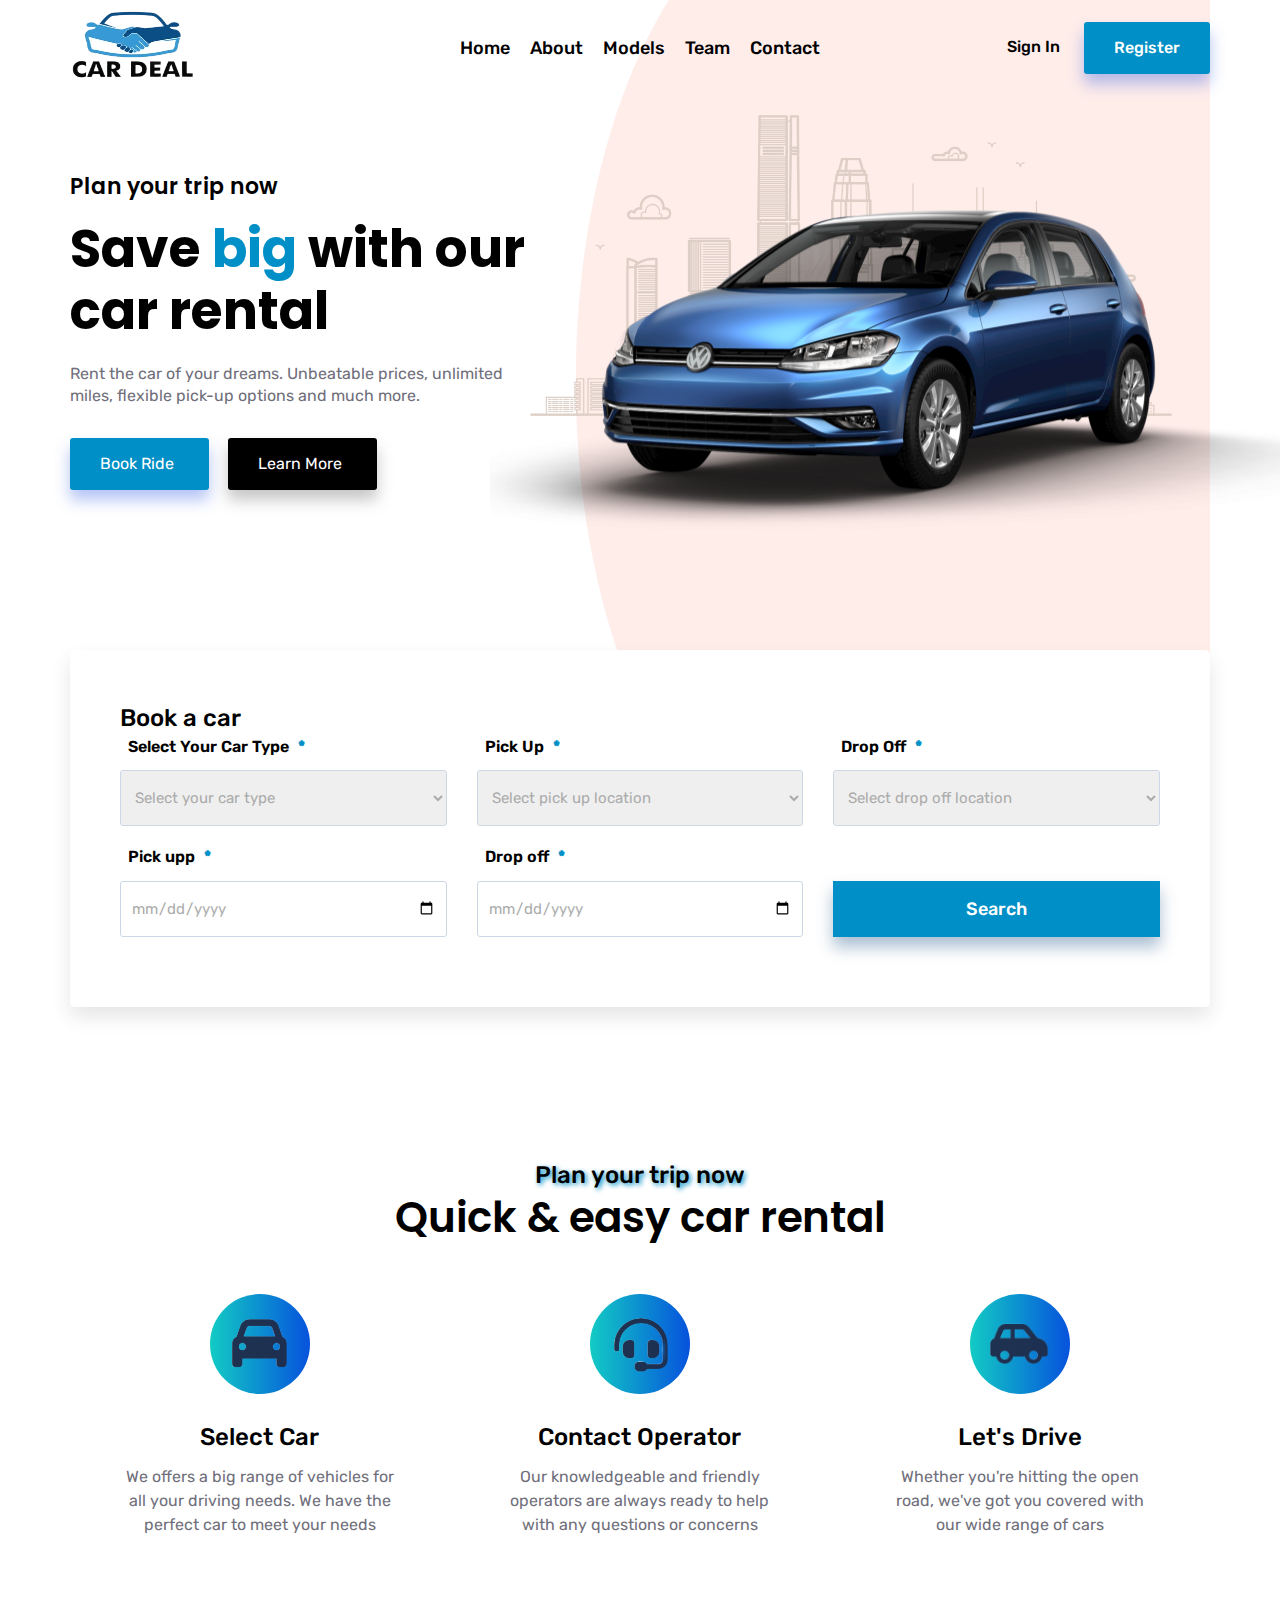
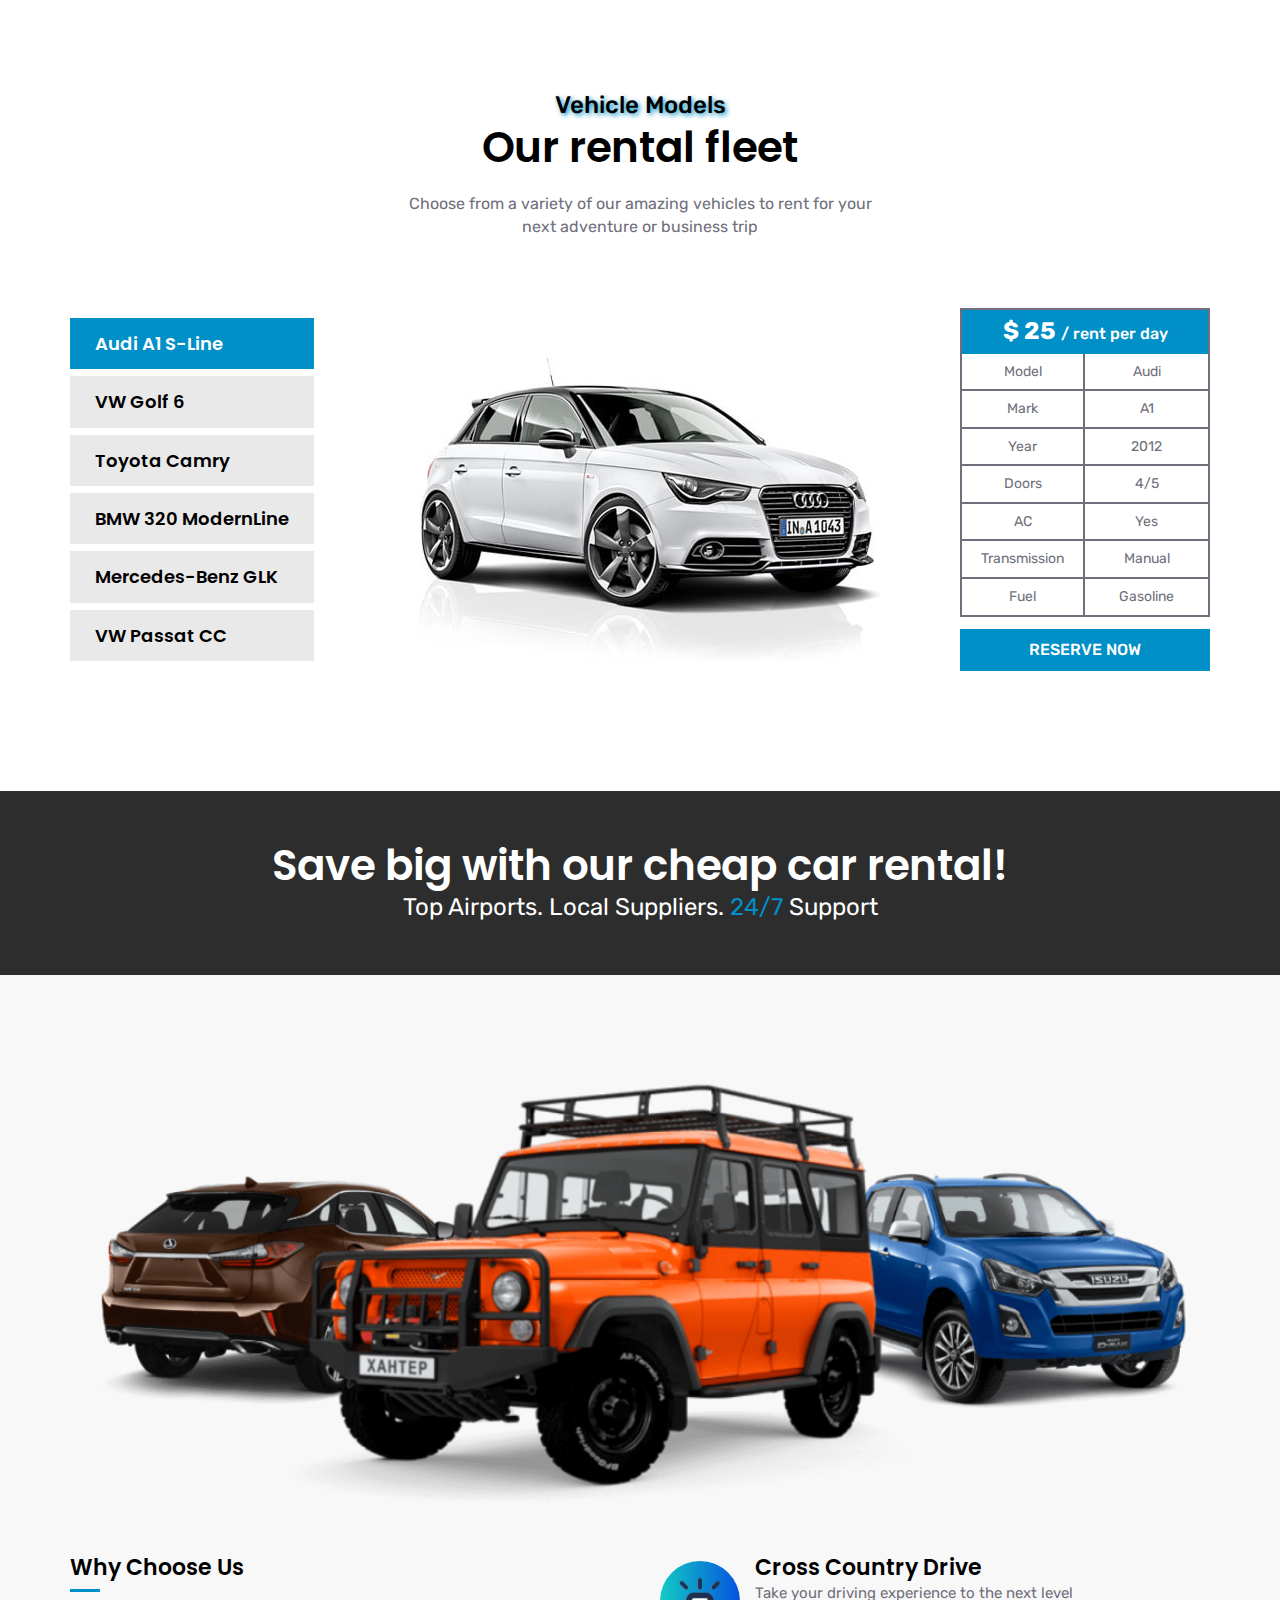
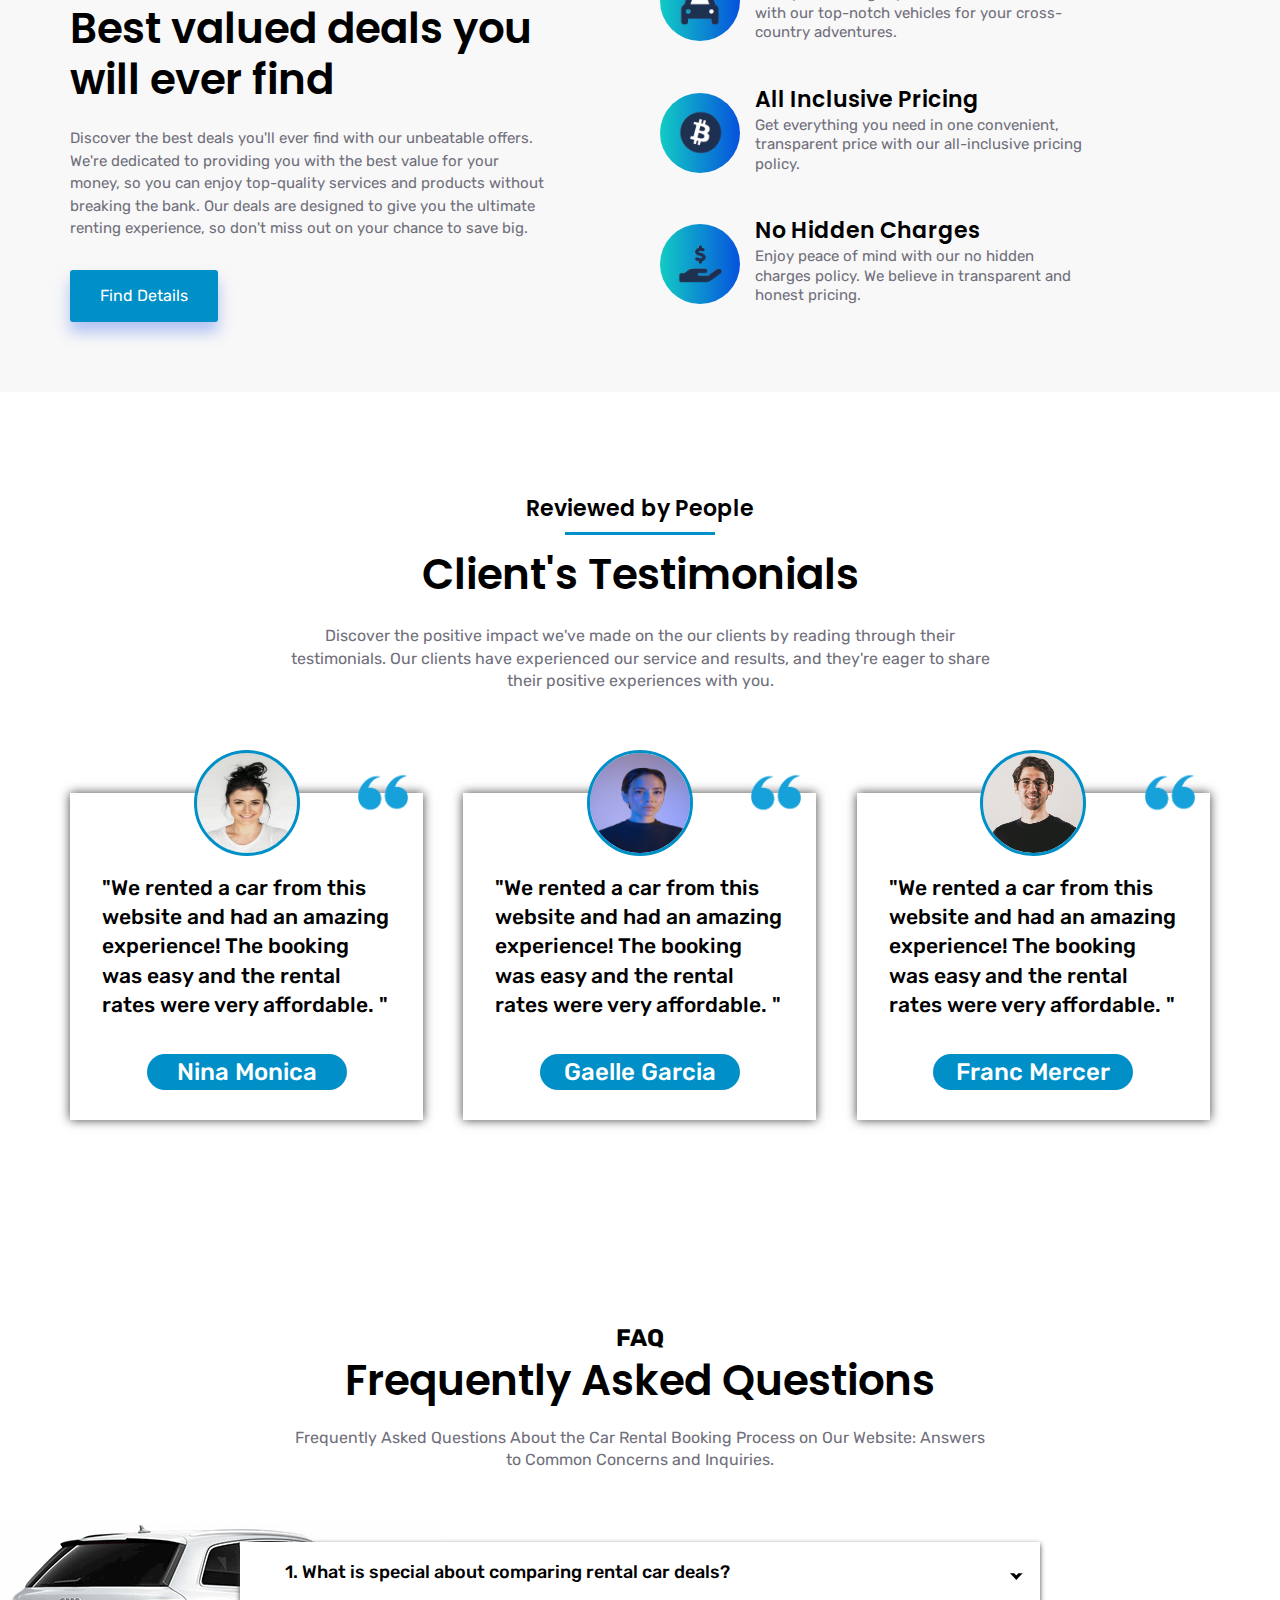
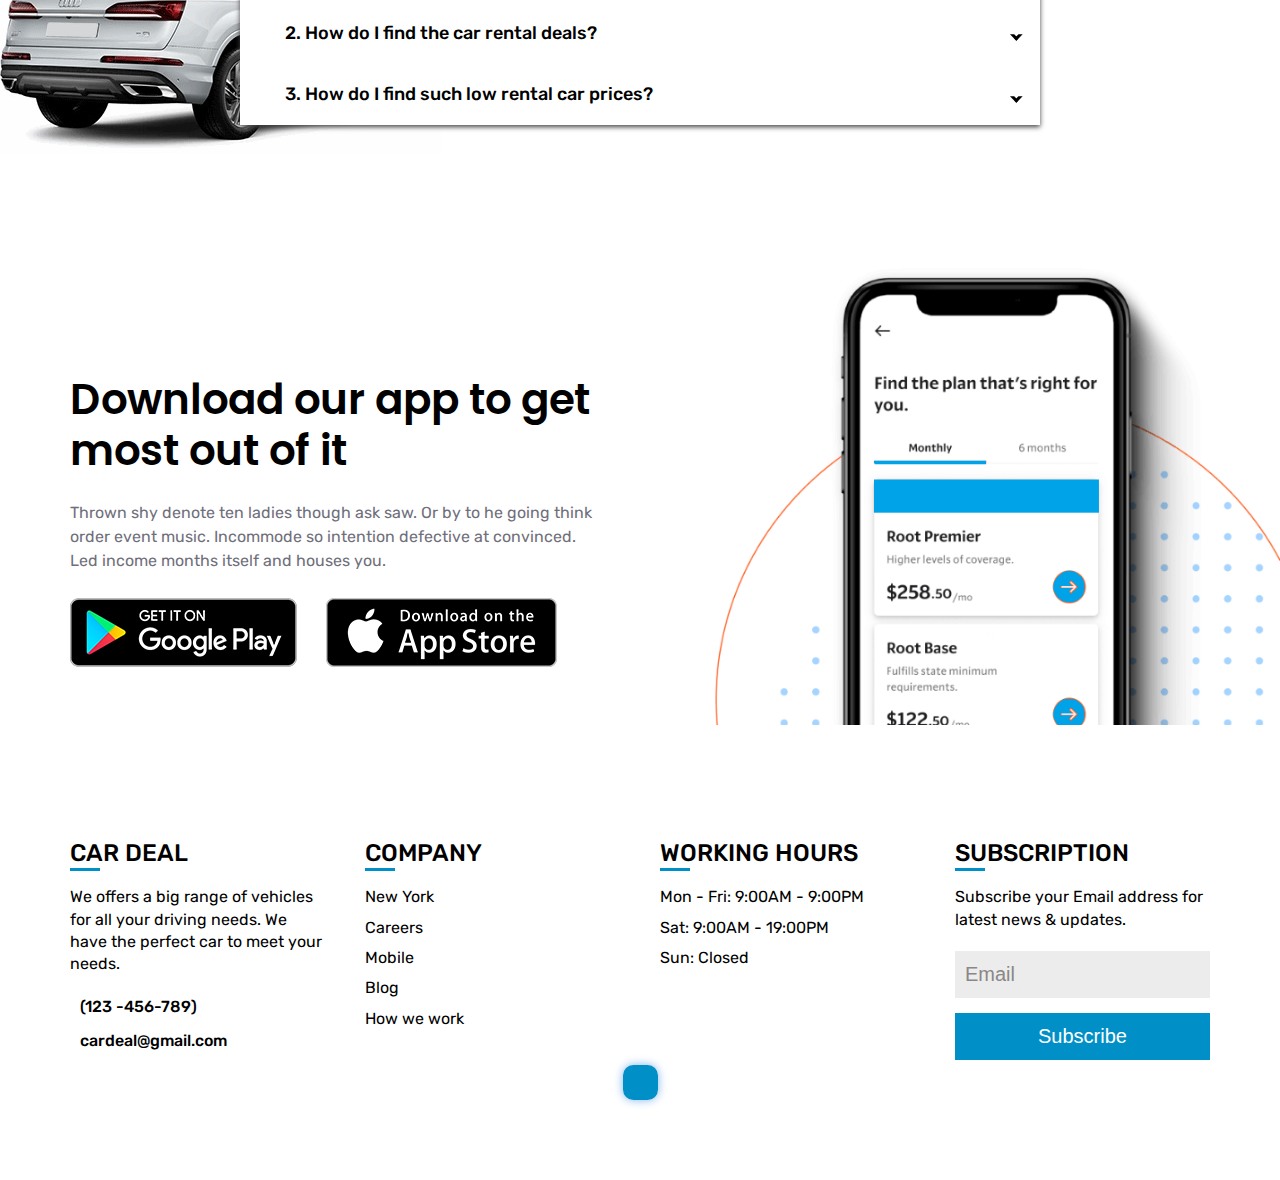
<file: index.html>
<!doctype html>
<html lang="en">
  <head>
    <meta charset="UTF-8" />
    <link rel="icon" type="image/svg+xml" href="/vite.svg" />
    <meta name="viewport" content="width=device-width, initial-scale=1.0" />
    <title>CarDeal</title>
    <link rel="preconnect" href="https://fonts.googleapis.com">
    <link rel="preconnect" href="https://fonts.gstatic.com" crossorigin>
    <link href="https://fonts.googleapis.com/css2?family=Rubik:ital,wght@0,300;0,400;0,500;0,600;0,700;0,800;1,300;1,400;1,500;1,600;1,700;1,800&display=swap" rel="stylesheet">
    <link rel="preconnect" href="https://fonts.googleapis.com">
    <link rel="preconnect" href="https://fonts.gstatic.com" crossorigin>
    <link href="https://fonts.googleapis.com/css2?family=Poppins:ital,wght@0,200;0,300;0,400;0,500;0,600;0,700;1,100;1,200;1,300;1,400;1,500;1,600;1,700&family=Rubik:ital,wght@0,300;0,400;0,500;0,600;0,700;0,800;1,300;1,400;1,500;1,600;1,700;1,800&display=swap" rel="stylesheet">
    <link rel="stylesheet" href="https://cdnjs.cloudflare.com/ajax/libs/font-awesome/6.5.1/css/all.min.css" integrity="sha512-DTOQO9RWCH3ppGqcWaEA1BIZOC6xxalwEsw9c2QQeAIftl+Vegovlnee1c9QX4TctnWMn13TZye+giMm8e2LwA==" crossorigin="anonymous" referrerpolicy="no-referrer" />
    <link rel="stylesheet" href="css/style.css">
  </head>
  <body>
	<div class="wrapper">

		<header class="header"></header>
		
		<div class="main">
 			<section class="hero">
				<div class="shell">
					<div class="hero__inner">
						<div class="hero__content">
							<h4>Plan your trip now</h4>

							<h1>Save <span>big</span> with our car rental</h1>

							<div class="hero__entry">
								<p>Rent the car of your dreams. Unbeatable prices, unlimited miles, flexible pick-up options and much more.</p>
							</div><!-- /.hero__entry -->

							<div class="hero__actions">
								<a href="#" class="btn btn--base">Book Ride
									<i class="fa-regular fa-circle-check"></i>
								</a>

								<a href="#" class="btn btn--black">
									Learn More 
									<i class="fa-solid fa-angle-right"></i>
								</a>
							</div><!-- /.hero__actions -->
						</div><!-- /.hero__content -->

						<figure class="hero__image-top">
							<img src="./public/images/vw.png" alt="">
						</figure>

						<figure class="hero__image">
							<img src="./public/images/hero2.png" alt="">
						</figure>
					</div><!-- /.hero__inner -->
				</div><!-- /.shell -->
		 	</section><!-- /.hero -->

			<section class="section-booking">
				<div class="shell">
					<div class="section__inner">
						<div class="form">
							<form action="">
								<header class="form__head">
									<h3>Book a car</h3>
								</header><!-- /.form__head -->

								<div class="form__body">
									<div class="form__row">
										<div class="form__cols">
											<div class="form__col">
												<div class="form__label">
													<i class="fa-solid fa-car-side"></i>

													Select Your Car Type 

													<b>*</b>
												</div><!-- /.form__label -->

												<div class="select">
													<select name="" id="" required>
														<option value="1">Select your car type</option>

														<option value="2">2</option>
													</select>
												</div><!-- /.select -->
											</div><!-- /.form__col -->

											<div class="form__col">
												<div class="form__label">
													<i class="fa-solid fa-location-dot"></i>

													Pick Up

													<b>*</b>
												</div><!-- /.form__label -->

												<div class="select ">
													<select name="" id="" required>
														<option value="1">Select pick up location</option>

														<option value="2">2</option>
													</select>
												</div><!-- /.select -->
											</div><!-- /.form__col -->

											<div class="form__col">
												<div class="form__label">
													<i class="fa-solid fa-location-dot"></i>

													Drop Off

													<b>*</b>
												</div><!-- /.form__label -->

												<div class="select ">
													<select name="" id="" required >
														<option value="1">Select drop off location</option>

														<option value="2">2</option>
													</select>
												</div><!-- /.select -->
											</div><!-- /.form__col -->
										</div><!-- /.form__cols -->
									</div><!-- /.form__row -->

									<div class="form__row">
										<div class="form__cols">
											<div class="form__col">
												<div class="form__label">
													<i class="fa-solid fa-calendar-days"></i>

													Pick upp

													<b>*</b>
												</div><!-- /.form__label -->

												<div class="form__controls">
													<input type="date" id="" name="" class="field" required>
												</div><!-- /.form__controls -->
											</div><!-- /.form__col -->

											<div class="form__col">
												<div class="form__label">
													<i class="fa-solid fa-calendar-days"></i>

													Drop off

													<b>*</b>
												</div><!-- /.form__label -->

												<div class="form__controls">
													<input type="date" id="" name="" class="field" required>
												</div><!-- /.form__controls -->
											</div><!-- /.form__col -->

											<div class="form__col">
												<div class="form__actions">
													<input type="submit" class="form__btn btn" value="Search">
												</div><!-- /.form__actions -->
											</div><!-- /.form__col -->
										</div><!-- /.form__cols -->
									</div><!-- /.form__row -->
								</div><!-- /.form__body -->
							</form>
						</div><!-- /.form -->
					</div><!-- /.section__inner -->
				</div><!-- /.shell -->
			</section><!-- /.section-booking -->

			<section class="section-plan">
				<div class="shell">
					<div class="section__inner">
						<div class="section__head">
							<h3>Plan your trip now</h3>

							<h2>Quick & easy car rental</h2>
						</div><!-- /.section__head -->

						<div class="features">
							<ul class="features__items">
								<li class="features__item">
									<div class="feature">
										<figure class="feature__image">
											<img src="./public/images/planning1.png" alt="">
										</figure><!-- /.feature__image -->

										<h3>Select Car</h3>

										<p>
											We offers a big range of vehicles for all your driving needs. We have the perfect car to meet your needs
										</p>
									</div><!-- /.feature -->
								</li><!-- /.features__item -->

								<li class="features__item">
									<div class="feature">
										<figure class="feature__image">
											<img src="./public/images/plannig2.png" alt="">
										</figure><!-- /.feature__image -->

										<h3>Contact Operator</h3>

										<p>
											Our knowledgeable and friendly operators are always ready to help with any questions or concerns
										</p>
									</div><!-- /.feature -->
								</li><!-- /.features__item -->

								<li class="features__item">
									<div class="feature">
										<figure class="feature__image">
											<img src="./public/images/planning3.png" alt="">
										</figure><!-- /.feature__image -->

										<h3>Let's Drive</h3>

										<p>
											Whether you're hitting the open road, we've got you covered with our wide range of cars
										</p>
									</div><!-- /.feature -->
								</li><!-- /.features__item -->
							</ul><!-- /.features__items -->
						</div><!-- /.features -->
					</div><!-- /.section__inner -->
				</div><!-- /.shell -->
			</section><!-- /.section-plan -->

			<section class="section-fleet">
				<div class="shell">
					<div class="section__inner">
						<div class="section__head">
							<h3>Vehicle Models</h3>

							<h2>Our rental fleet</h2>

							<div class="section__entry">
								<p>
									Choose from a variety of our amazing vehicles to rent for your next adventure or business trip
								</p>
							</div><!-- /.section__entry -->
						</div><!-- /.section__head -->

						<div class="section__body">
							<div class="tabs">
								<div class="tabs__head">
									<div class="tabs__nav">
										<ul>
											<li class="is-active">
												<a href="#tab1">Audi A1 S-Line</a>
											</li>

											<li>
												<a href="#tab2">VW Golf 6</a>
											</li>

											<li>
												<a href="#tab3">Toyota Camry</a>
											</li>

											<li>
												<a href="#tab4">BMW 320 ModernLine</a>
											</li>

											<li>
												<a href="#tab5">Mercedes-Benz GLK</a>
											</li>

											<li>
												<a href="#tab6">VW Passat CC</a>
											</li>
										</ul>
									</div><!-- /.tabs__nav -->
								</div><!-- /.tabs__head -->

								<div class="tabs__body">
									<div class="tab is-current" id="tab1">
										<figure>
											<img src="./public/images/audi.jpg" alt="">
										</figure>

										<div class="table-cars">
											<table width="100%" border="0" cellpadding="0" cellspacing="0">

												<colgroup>
														<col class="table__col--size1">
														
														<col class="table__col--size1">
														
														<col class="table__col--size1">
														
														<col class="table__col--size1">
														
														<col class="table__col--size1">

														<col class="table__col--size1">

														<col class="table__col--size1">
													</colgroup>

												<thead>
													<tr>
														<th  colspan="2"><span>$ 25 </span>/ rent per day</th>	
													</tr>
												</thead>

												<tbody>
													<tr>
														<td>Model</td>
														<td>Audi</td>
													</tr>

													<tr>
														<td>Mark</td>
														<td>A1</td>
													</tr>

													<tr>
														<td>Year</td>
														<td>2012</td>
													</tr>

													<tr>
														<td>Doors</td>
														<td>4/5</td>
													</tr>

													<tr>
														<td>AC</td>
														<td>Yes</td>
													</tr>

													<tr>
														<td>Transmission</td>
														<td>Manual</td>
													</tr>

													<tr>
														<td>Fuel</td>
														<td>Gasoline</td>
													</tr>
												</tbody>
											</table>

											<a href="#" class="btn btn--table">reserve now</a>
										</div><!-- /.table -->
									</div><!-- /.tab -->

									<div class="tab" id="tab2">
										<figure>
											<img src="./public/images/golf.jpg" alt="">
										</figure>

										<div class="table-cars">
											<table width="100%" border="0" cellpadding="0" cellspacing="0">

												<colgroup>
														<col class="table__col--size1">
														
														<col class="table__col--size1">
														
														<col class="table__col--size1">
														
														<col class="table__col--size1">
														
														<col class="table__col--size1">

														<col class="table__col--size1">

														<col class="table__col--size1">
													</colgroup>

												<thead>
													<tr>
														<th  colspan="2"><span>$ 25 </span>/ rent per day</th>	
													</tr>
												</thead>

												<tbody>
													<tr>
														<td>Model</td>
														<td>Golf 6</td>
													</tr>

													<tr>
														<td>Mark</td>
														<td>Volkswagen</td>
													</tr>

													<tr>
														<td>Year</td>
														<td>2008</td>
													</tr>

													<tr>
														<td>Doors</td>
														<td>4/5</td>
													</tr>

													<tr>
														<td>AC</td>
														<td>Yes</td>
													</tr>

													<tr>
														<td>Transmission</td>
														<td>Manual</td>
													</tr>

													<tr>
														<td>Fuel</td>
														<td>Diesel</td>
													</tr>
												</tbody>
											</table>

											<a href="#" class="btn btn--table">reserve now</a>
										</div><!-- /.table -->
									</div><!-- /.tab -->

									<div class="tab" id="tab3">
										<figure>
											<img src="./public/images/toyota.jpg" alt="">
										</figure>

										<div class="table-cars">
											<table width="100%" border="0" cellpadding="0" cellspacing="0">

												<colgroup>
														<col class="table__col--size1">
														
														<col class="table__col--size1">
														
														<col class="table__col--size1">
														
														<col class="table__col--size1">
														
														<col class="table__col--size1">

														<col class="table__col--size1">

														<col class="table__col--size1">
													</colgroup>

												<thead>
													<tr>
														<th  colspan="2"><span>$ 25 </span>/ rent per day</th>	
													</tr>
												</thead>

												<tbody>
													<tr>
														<td>Model</td>
														<td>Camry</td>
													</tr>

													<tr>
														<td>Mark</td>
														<td>Toyota</td>
													</tr>

													<tr>
														<td>Year</td>
														<td>2006</td>
													</tr>

													<tr>
														<td>Doors</td>
														<td>4/5</td>
													</tr>

													<tr>
														<td>AC</td>
														<td>Yes</td>
													</tr>

													<tr>
														<td>Transmission</td>
														<td>Automatic</td>
													</tr>

													<tr>
														<td>Fuel</td>
														<td>Hybrid</td>
													</tr>
												</tbody>
											</table>

											<a href="#" class="btn btn--table">reserve now</a>
										</div><!-- /.table -->
									</div><!-- /.tab -->

									<div class="tab" id="tab4">
										<figure>
											<img src="./public/images/bmw.jpg" alt="">
										</figure>

										<div class="table-cars">
											<table width="100%" border="0" cellpadding="0" cellspacing="0">

												<colgroup>
														<col class="table__col--size1">
														
														<col class="table__col--size1">
														
														<col class="table__col--size1">
														
														<col class="table__col--size1">
														
														<col class="table__col--size1">

														<col class="table__col--size1">

														<col class="table__col--size1">
													</colgroup>

												<thead>
													<tr>
														<th  colspan="2"><span>$ 25 </span>/ rent per day</th>	
													</tr>
												</thead>

												<tbody>
													<tr>
														<td>Model</td>
														<td>320</td>
													</tr>

													<tr>
														<td>Mark</td>
														<td>Bmw</td>
													</tr>

													<tr>
														<td>Year</td>
														<td>212</td>
													</tr>

													<tr>
														<td>Doors</td>
														<td>4/5</td>
													</tr>

													<tr>
														<td>AC</td>
														<td>Yes</td>
													</tr>

													<tr>
														<td>Transmission</td>
														<td>Manual</td>
													</tr>

													<tr>
														<td>Fuel</td>
														<td>Diesel</td>
													</tr>
												</tbody>
											</table>

											<a href="#" class="btn btn--table">reserve now</a>
										</div><!-- /.table -->
									</div><!-- /.tab -->

									<div class="tab" id="tab5">
										<figure>
											<img src="./public/images/mercedes.jpg" alt="">
										</figure>

										<div class="table-cars">
											<table width="100%" border="0" cellpadding="0" cellspacing="0">

												<colgroup>
														<col class="table__col--size1">
														
														<col class="table__col--size1">
														
														<col class="table__col--size1">
														
														<col class="table__col--size1">
														
														<col class="table__col--size1">

														<col class="table__col--size1">

														<col class="table__col--size1">
													</colgroup>

												<thead>
													<tr>
														<th  colspan="2"><span>$ 25 </span>/ rent per day</th>	
													</tr>
												</thead>

												<tbody>
													<tr>
														<td>Model</td>
														<td>Benz GLK</td>
													</tr>

													<tr>
														<td>Mark</td>
														<td>Mercedes</td>
													</tr>

													<tr>
														<td>Year</td>
														<td>2006</td>
													</tr>

													<tr>
														<td>Doors</td>
														<td>4/5</td>
													</tr>

													<tr>
														<td>AC</td>
														<td>Yes</td>
													</tr>

													<tr>
														<td>Transmission</td>
														<td>Manual</td>
													</tr>

													<tr>
														<td>Fuel</td>
														<td>Diesel</td>
													</tr>
												</tbody>
											</table>

											<a href="#" class="btn btn--table">reserve now</a>
										</div><!-- /.table -->
									</div><!-- /.tab -->

									<div class="tab" id="tab6">
										<figure>
											<img src="./public/images/toyota.jpg" alt="">
										</figure>

										<div class="table-cars">
											<table width="100%" border="0" cellpadding="0" cellspacing="0">

												<colgroup>
														<col class="table__col--size1">
														
														<col class="table__col--size1">
														
														<col class="table__col--size1">
														
														<col class="table__col--size1">
														
														<col class="table__col--size1">

														<col class="table__col--size1">

														<col class="table__col--size1">
													</colgroup>

												<thead>
													<tr>
														<th  colspan="2"><span>$ 25 </span>/ rent per day</th>	
													</tr>
												</thead>

												<tbody>
													<tr>
														<td>Model</td>
														<td>Passat CC</td>
													</tr>

													<tr>
														<td>Mark</td>
														<td>Volkswagen</td>
													</tr>

													<tr>
														<td>Year</td>
														<td>2008</td>
													</tr>

													<tr>
														<td>Doors</td>
														<td>4/5</td>
													</tr>

													<tr>
														<td>AC</td>
														<td>Yes</td>
													</tr>

													<tr>
														<td>Transmission</td>
														<td>Automatic</td>
													</tr>

													<tr>
														<td>Fuel</td>
														<td>Gasoline</td>
													</tr>
												</tbody>
											</table>

											<a href="#" class="btn btn--table">reserve now</a>
										</div><!-- /.table -->
									</div><!-- /.tab -->
								</div><!-- /.tabs__body -->
							</div><!-- /.tabs -->
						</div><!-- /.section__body -->
					</div><!-- /.section__inner -->
				</div><!-- /.shell -->
			</section><!-- /.section-fleet -->

			<div class="callout">
				<div class="shell">
					<div class="callout__content">
						<h2>Save big with our cheap car rental!</h2>

						<p>Top Airports. Local Suppliers. <span>24/7</span> Support</p>
					</div><!-- /.callout__content -->
				</div><!-- /.shell -->
			</div><!-- /.callout -->

			<div class="section-grey">
				<div class="shell">
					<div class="section__inner">
						<figure class="section__image">
							<img src="./public/images/cars3.png" alt="">
						</figure>

						<div class="section__body">
							<div class="grid grid--lg-gutter">
								<div class="grid__col grid__col--1of2 grid__col--full">
									<div class="section__content">
										<h4>Why Choose Us</h4>

										<h2>Best valued deals you will ever find</h2>

										<div class="section__entry">
											<p>
												Discover the best deals you'll ever find with our unbeatable offers. We're dedicated to providing you with the best value for your money, so you can enjoy top-quality services and products without breaking the bank. Our deals are designed to give you the ultimate renting experience, so don't miss out on your chance to save big.
											</p>
										</div><!-- /.grid__entry -->

										<a href="#" class="btn btn--base">Find Details </a>
									</div><!-- /.section__content -->
								</div><!-- /.grid__col -->

								<div class="grid__col grid__col--1of2 grid__col--full">
									<div class="section__aside">
										<ul class="list-offers">
											<li>
												<figure>
													<img src="./public/images/car1.png" alt="">
												</figure>

												<div class="list__content">
													<h4>Cross Country Drive</h4>

													<p>
														Take your driving experience to the next level with our top-notch vehicles for your cross-country adventures.
													</p>
												</div><!-- /.list__content -->
											</li>

											<li>
												<figure>
													<img src="./public/images/coin.png" alt="">
												</figure>

												<div class="list__content">
													<h4>All Inclusive Pricing</h4>

													<p>
														Get everything you need in one convenient, transparent price with our all-inclusive pricing policy.
													</p>
												</div><!-- /.list__content -->
											</li>

											<li>
												<figure>
													<img src="./public/images/hand.png" alt="">
												</figure>

												<div class="list__content">
													<h4>No Hidden Charges</h4>

													<p>
														Enjoy peace of mind with our no hidden charges policy. We believe in transparent and honest pricing.
													</p>
												</div><!-- /.list__content -->
											</li>
										</ul><!-- /.list-offers -->
									</div><!-- /.section__aside -->
								</div><!-- /.grid__col -->
							</div><!-- /.grid -->
						</div><!-- /.section__body -->
					</div><!-- /.section__inner -->
				</div><!-- /.shell-->
			</div><!-- /.section-grey -->

			<div class="section-testimonials">
				<div class="shell">
					<div class="section__inner">
						<div class="section__head">
							<h4>Reviewed by People</h4>

							<h2>Client's Testimonials</h2>

							<div class="section__entry">
								<p>
									Discover the positive impact we've made on the our clients by reading through their testimonials. Our clients have experienced our service and results, and they're eager to share their positive experiences with you.
								</p>
							</div><!-- /.section__entry -->
						</div><!-- /.section__head -->
						
						<div class="grid grid--lg-gutter">
							<div class="grid__col grid__col--1of3 grid__col--full">
								<div class="card">
									<figure class="card__image">
										<img src="./public/images/user1.jpg" alt="">
									</figure>

									<figure class="card__image-quote">
										<img src="./public/images/quotes.png" alt="">
									</figure>

									<div class="card__entry">
										<p>
											"We rented a car from this website and had an amazing experience! The booking was easy and the rental rates were very affordable. "
										</p>
									</div><!-- /.card__entry -->

									<div class="card__foot">
										<h3>Nina Monica</h3>
									</div><!-- /.card__foot -->
								</div><!-- /.card -->
							</div><!-- /.grid__col -->

							<div class="grid__col grid__col--1of3 grid__col--full">
								<div class="card">
									<figure class="card__image">
										<img src="./public/images/user2.jpg" alt="">
									</figure>

									<figure class="card__image-quote">
										<img src="./public/images/quotes.png" alt="">
									</figure>

									<div class="card__entry">
										<p>
											"We rented a car from this website and had an amazing experience! The booking was easy and the rental rates were very affordable. "
										</p>
									</div><!-- /.card__entry -->

									<div class="card__foot">
										<h3>Gaelle Garcia</h3>
									</div><!-- /.card__foot -->
								</div><!-- /.card -->
							</div><!-- /.grid__col -->

							<div class="grid__col grid__col--1of3 grid__col--full">
								<div class="card">
									<figure class="card__image">
										<img src="./public/images/user3.jpg" alt="">
									</figure>

									<figure class="card__image-quote">
										<img src="./public/images/quotes.png" alt="">
									</figure>

									<div class="card__entry">
										<p>
											"We rented a car from this website and had an amazing experience! The booking was easy and the rental rates were very affordable. "
										</p>
									</div><!-- /.card__entry -->

									<div class="card__foot">
										<h3>Franc Mercer</h3>
									</div><!-- /.card__foot -->
								</div><!-- /.card -->
							</div><!-- /.grid__col -->
						</div><!-- /.grid -->
					</div><!-- /.section__inner -->
				</div><!-- /.shell -->
			</div><!-- /.section-testimonials -->

			<div class="section-faq">
				<figure class="section__image">
					<img src="./public/images/audiq7.jpg" alt="">
				</figure>

				<div class="section__inner">
					<div class="shell">
						<div class="section__content">
							<div class="section__head">
								<h3>faq</h3>

								<h2>Frequently Asked Questions</h2>
								
								<div class="section__entry">
									<p>
										Frequently Asked Questions About the Car Rental Booking Process on Our Website: Answers to Common Concerns and Inquiries.
									</p>
								</div><!-- /.section__entry -->
							</div><!-- /.section__head -->

							<div class="accordion">
								<div class="accordion__section">
									<div class="accordion__head">
										<p>1. What is special about comparing rental car deals?</p>
									</div>

									<div class="accordion__body">
										<p>
											Comparing rental car deals is important as it helps find the best deal that fits your budget and requirements, ensuring you get the most value for your money. By comparing various options, you can find deals that offer lower prices, additional services, or better car models. You can find car rental deals by researching online and comparing prices from different rental companies.
										</p>
									</div><!-- /.accordion__body -->
								</div><!-- /.accordion__section -->

								<div class="accordion__section">
									<div class="accordion__head">
										<p>2. How do I find the car rental deals?</p>
									</div>

									<div class="accordion__body">
										<p>
											You can find car rental deals by researching online and comparing prices from different rental companies. Websites such as Expedia, Kayak, and Travelocity allow you to compare prices and view available rental options. It is also recommended to sign up for email newsletters and follow rental car companies on social media to be informed of any special deals or promotions.
										</p>
									</div><!-- /.accordion__body -->
								</div><!-- /.accordion__section -->

								<div class="accordion__section">
									<div class="accordion__head">
										<p>3. How do I find such low rental car prices?</p>
									</div>

									<div class="accordion__body">
										<p>
											Book in advance: Booking your rental car ahead of time can often result in lower prices. Compare prices from multiple companies: Use websites like Kayak, Expedia, or Travelocity to compare prices from multiple rental car companies. Look for discount codes and coupons: Search for discount codes and coupons that you can use to lower the rental price. Renting from an off-airport location can sometimes result in lower prices.
										</p>
									</div><!-- /.accordion__body -->
								</div><!-- /.accordion__section -->
							</div><!-- /.accordion -->
						</div><!-- /.section__content -->
					</div><!-- /.shell -->
				</div><!-- /.section__inner -->
			</div><!-- /.section-faq -->

			<div class="section-app">
				<figure class="section__image">
					<img src="./public/images/phone-bg.png" alt="">
				</figure>

				<div class="section__inner">
					<div class="shell">
						<div class="section__content">
							<h2>Download our app to get most out of it</h2>

							<div class="section__entry">
								<p>
									Thrown shy denote ten ladies though ask saw. Or by to he going think order event music. Incommode so intention defective at convinced. Led income months itself and houses you.
								</p>
							</div><!-- /.section__entry -->

							<div class="section__buttons">
								<a href="#">
									<img src="./public/images/google.svg" alt="">
								</a>

								<a href="#">
									<img src="./public/images/apple.svg" alt="">
								</a>
							</div><!-- /.section__buttons -->
						</div><!-- /.section__content -->
					</div><!-- /.shell -->
				</div><!-- /.section__inner -->
			</div><!-- /.section-app -->
		</div><!-- /.main -->

		<footer class="footer">
</footer><!-- /.footer -->

	</div><!-- /.wrapper -->
   
    <script type="module" src="./js/main.js"></script>
  </body>
</html>
</file>
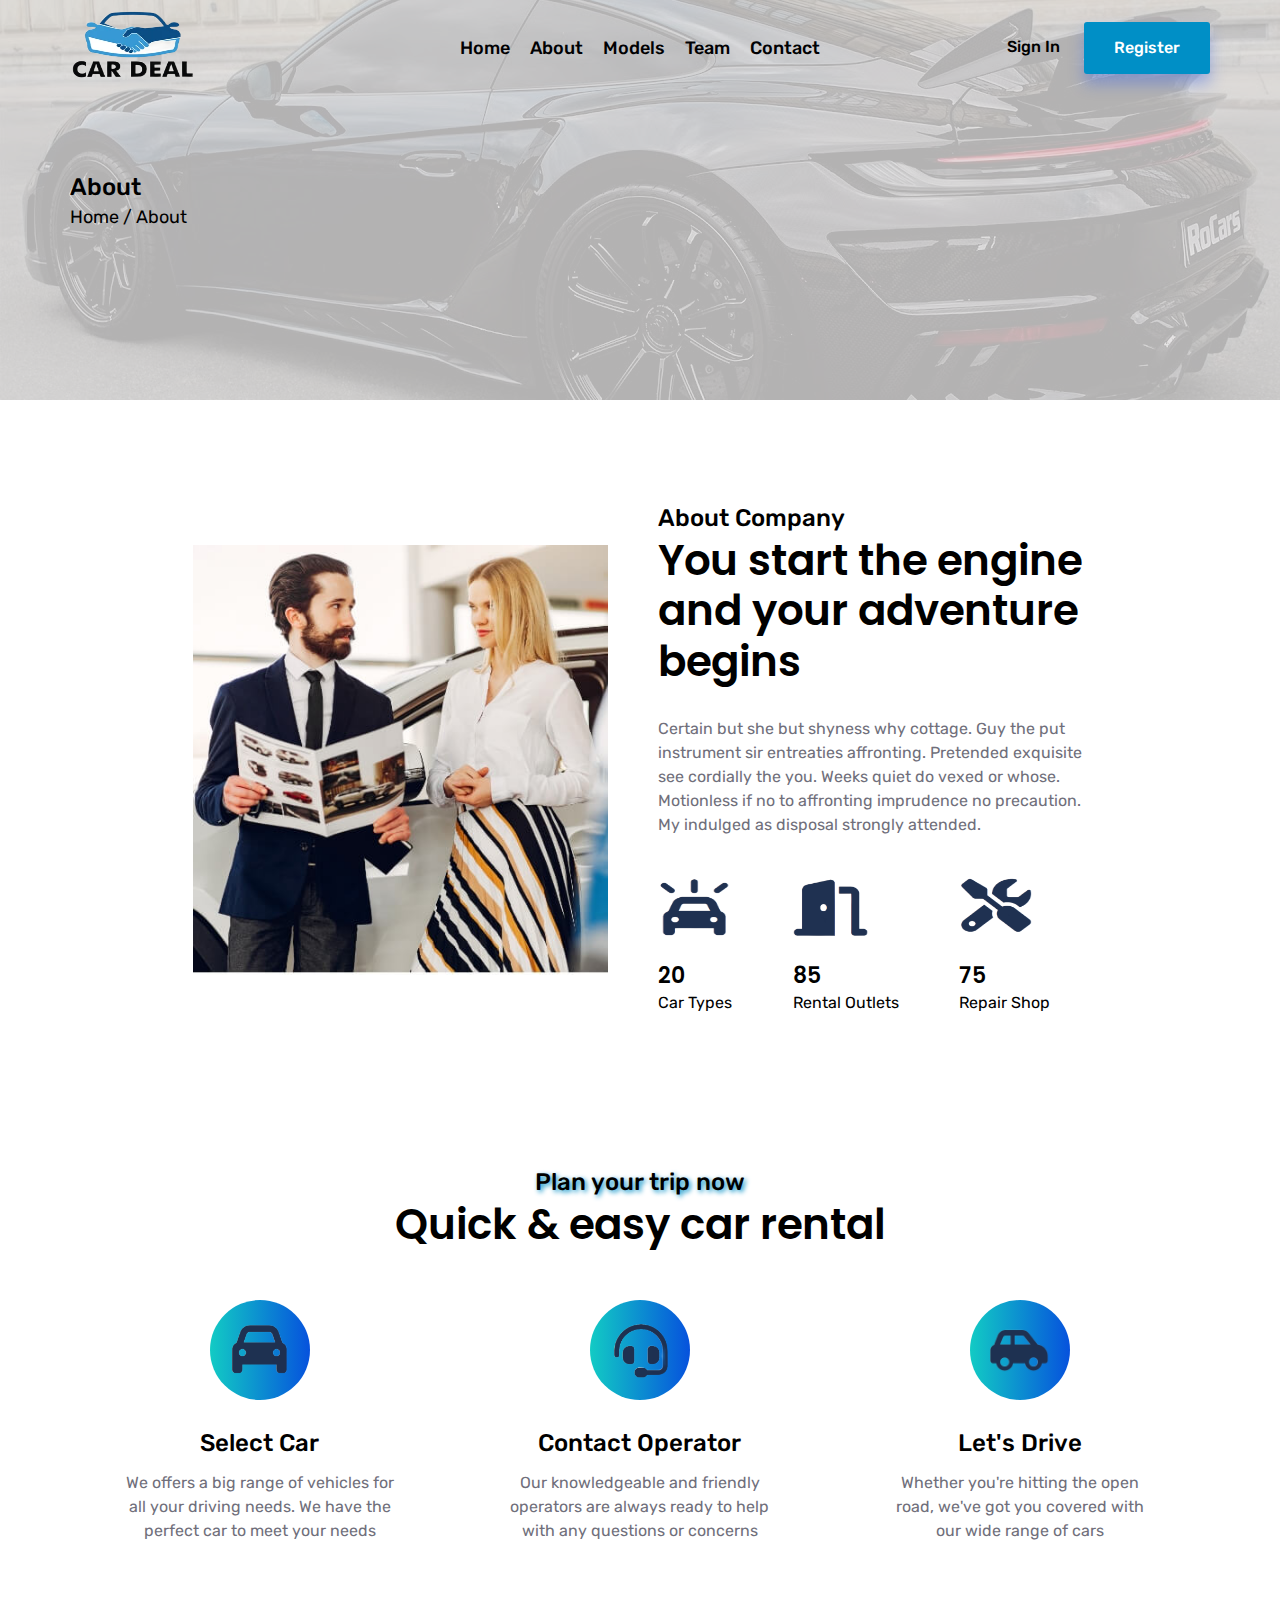
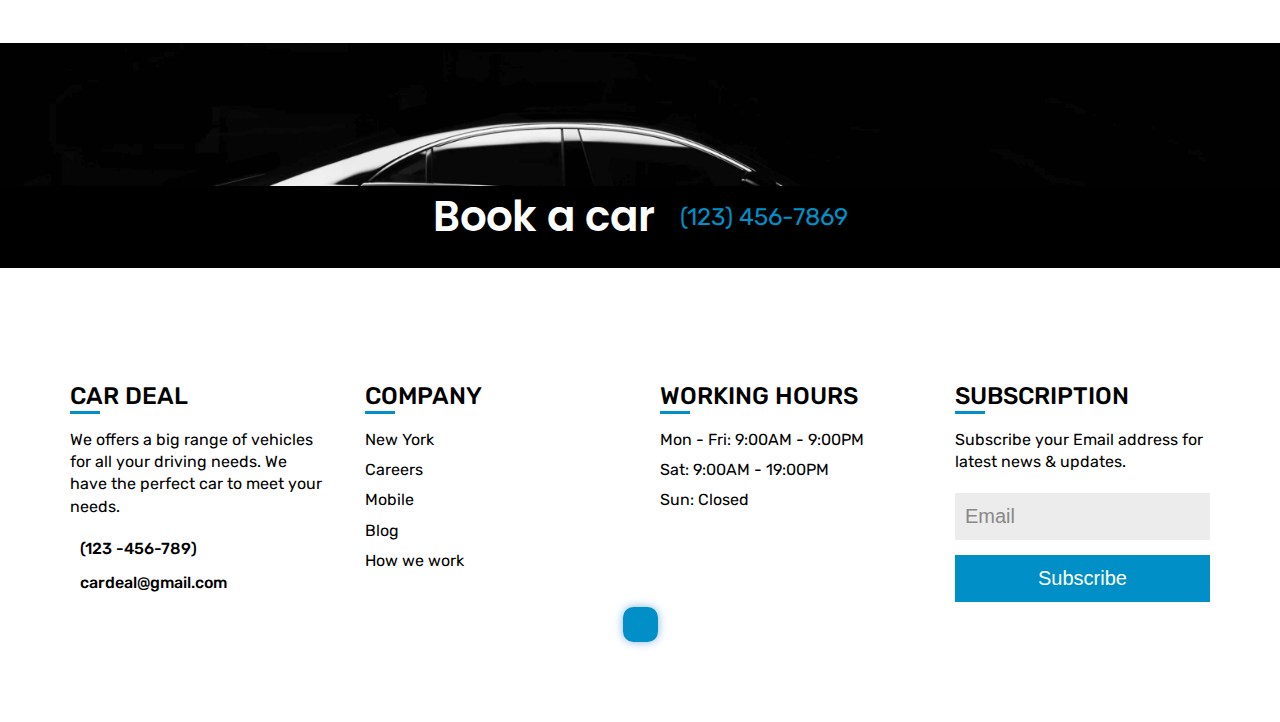
<file: about.html>
<!DOCTYPE html>
<html lang="en">
 <head>
    <meta charset="UTF-8" />
    <link rel="icon" type="image/svg+xml" href="/vite.svg" />
    <meta name="viewport" content="width=device-width, initial-scale=1.0" />
    <title>CarDeal</title>
    <link rel="preconnect" href="https://fonts.googleapis.com">
    <link rel="preconnect" href="https://fonts.gstatic.com" crossorigin>
    <link href="https://fonts.googleapis.com/css2?family=Rubik:ital,wght@0,300;0,400;0,500;0,600;0,700;0,800;1,300;1,400;1,500;1,600;1,700;1,800&display=swap" rel="stylesheet">
    <link rel="preconnect" href="https://fonts.googleapis.com">
    <link rel="preconnect" href="https://fonts.gstatic.com" crossorigin>
    <link href="https://fonts.googleapis.com/css2?family=Poppins:ital,wght@0,200;0,300;0,400;0,500;0,600;0,700;1,100;1,200;1,300;1,400;1,500;1,600;1,700&family=Rubik:ital,wght@0,300;0,400;0,500;0,600;0,700;0,800;1,300;1,400;1,500;1,600;1,700;1,800&display=swap" rel="stylesheet">
    <link rel="stylesheet" href="https://cdnjs.cloudflare.com/ajax/libs/font-awesome/6.5.1/css/all.min.css" integrity="sha512-DTOQO9RWCH3ppGqcWaEA1BIZOC6xxalwEsw9c2QQeAIftl+Vegovlnee1c9QX4TctnWMn13TZye+giMm8e2LwA==" crossorigin="anonymous" referrerpolicy="no-referrer" />
   <link rel="stylesheet" href="css/style.css">
  </head>
<body>
    <div class="header header--absolute">		
	</div><!-- /.Header -->

    <div class="main">
		<div class="section-intro">
			<figure>
				<img src="./public/images/porche.jpg" alt="">
			</figure>

			<div class="section__inner">
				<div class="shell">
					<div class="section__content">
						<h3>About</h3>

						<p>
							<a href="/index.html">Home</a>
							/ About
						</p>
					</div><!-- /.section__content -->
				</div><!-- /.shell -->
			</div><!-- /.section__inner -->
		</div><!-- /.section__intro -->

		<div class="section-about">
			<div class="shell">
				<div class="section__inner">
					<figure>
						<img src="./public/images/about.jpg" alt="">
					</figure>

					<div class="section__content">
						<h3>About Company</h3>

						<h2>You start the engine and your adventure begins</h2>

						<div class="section__entry">
							<p>
								Certain but she but shyness why cottage. Guy the put instrument sir entreaties affronting. Pretended exquisite see cordially the you. Weeks quiet do vexed or whose. Motionless if no to affronting imprudence no precaution. My indulged as disposal strongly attended.
							</p>
						</div><!-- /.section__entry -->

						<ul class="list-services">
							<li>
								<img src="./public/images/car1.png" alt="">
							
								<h4>20</h4>

								<span>Car Types</span>
							</li>

							<li>
								<img src="./public/images/garage.png" alt="">

								<h4>85</h4>
								
								<span>Rental Outlets</span>
							</li>

							<li>
								<img src="./public/images/repair.png" alt="">

								<h4>75</h4>

								<span>Repair Shop</span>
							</li>
						</ul><!-- /.section__services -->
					</div><!-- /.section__content -->
				</div><!-- /.section__inner -->
			</div><!-- /.shell -->
		</div><!-- /.section-about -->

		<section class="section-plan">
			<div class="shell">
				<div class="section__inner">
					<div class="section__head">
						<h3>Plan your trip now</h3>

						<h2>Quick & easy car rental</h2>
					</div><!-- /.section__head -->

					<div class="features">
						<ul class="features__items">
							<li class="features__item">
								<div class="feature">
									<figure class="feature__image">
										<img src="./public/images/planning1.png" alt="">
									</figure><!-- /.feature__image -->

									<h3>Select Car</h3>

									<p>
										We offers a big range of vehicles for all your driving needs. We have the perfect car to meet your needs
									</p>
								</div><!-- /.feature -->
							</li><!-- /.features__item -->

							<li class="features__item">
								<div class="feature">
									<figure class="feature__image">
										<img src="./public/images/plannig2.png" alt="">
									</figure><!-- /.feature__image -->

									<h3>Contact Operator</h3>

									<p>
										Our knowledgeable and friendly operators are always ready to help with any questions or concerns
									</p>
								</div><!-- /.feature -->
							</li><!-- /.features__item -->

							<li class="features__item">
								<div class="feature">
									<figure class="feature__image">
										<img src="./public/images/planning3.png" alt="">
									</figure><!-- /.feature__image -->

									<h3>Let's Drive</h3>

									<p>
										Whether you're hitting the open road, we've got you covered with our wide range of cars
									</p>
								</div><!-- /.feature -->
							</li><!-- /.features__item -->
						</ul><!-- /.features__items -->
					</div><!-- /.features -->
				</div><!-- /.section__inner -->
			</div><!-- /.shell -->
		</section><!-- /.section-plan -->

		<section class="callout callout--md">
			<figure callout__image>
				<img src="./public/images/callout.png" alt="">
			</figure>
			
			<div class="callout__inner">
				<div class="shell">
					<div class="callout__content">
						<h2>Book a car</h2>

						<a href="#">
							<i class="fa-solid fa-phone" style="color: #22caec;"></i>

							(123) 456-7869
						</a>
					</div><!-- /.callout__content -->
				</div><!-- /.shell -->
			</div><!-- /.callout -->
		</section><!-- /.callout -->
    </div><!-- /.main -->
    
    <footer class="footer">
</footer><!-- /.footer -->

  <script type="module" src="/js/index.js"></script>
</body>
</html>
</file>
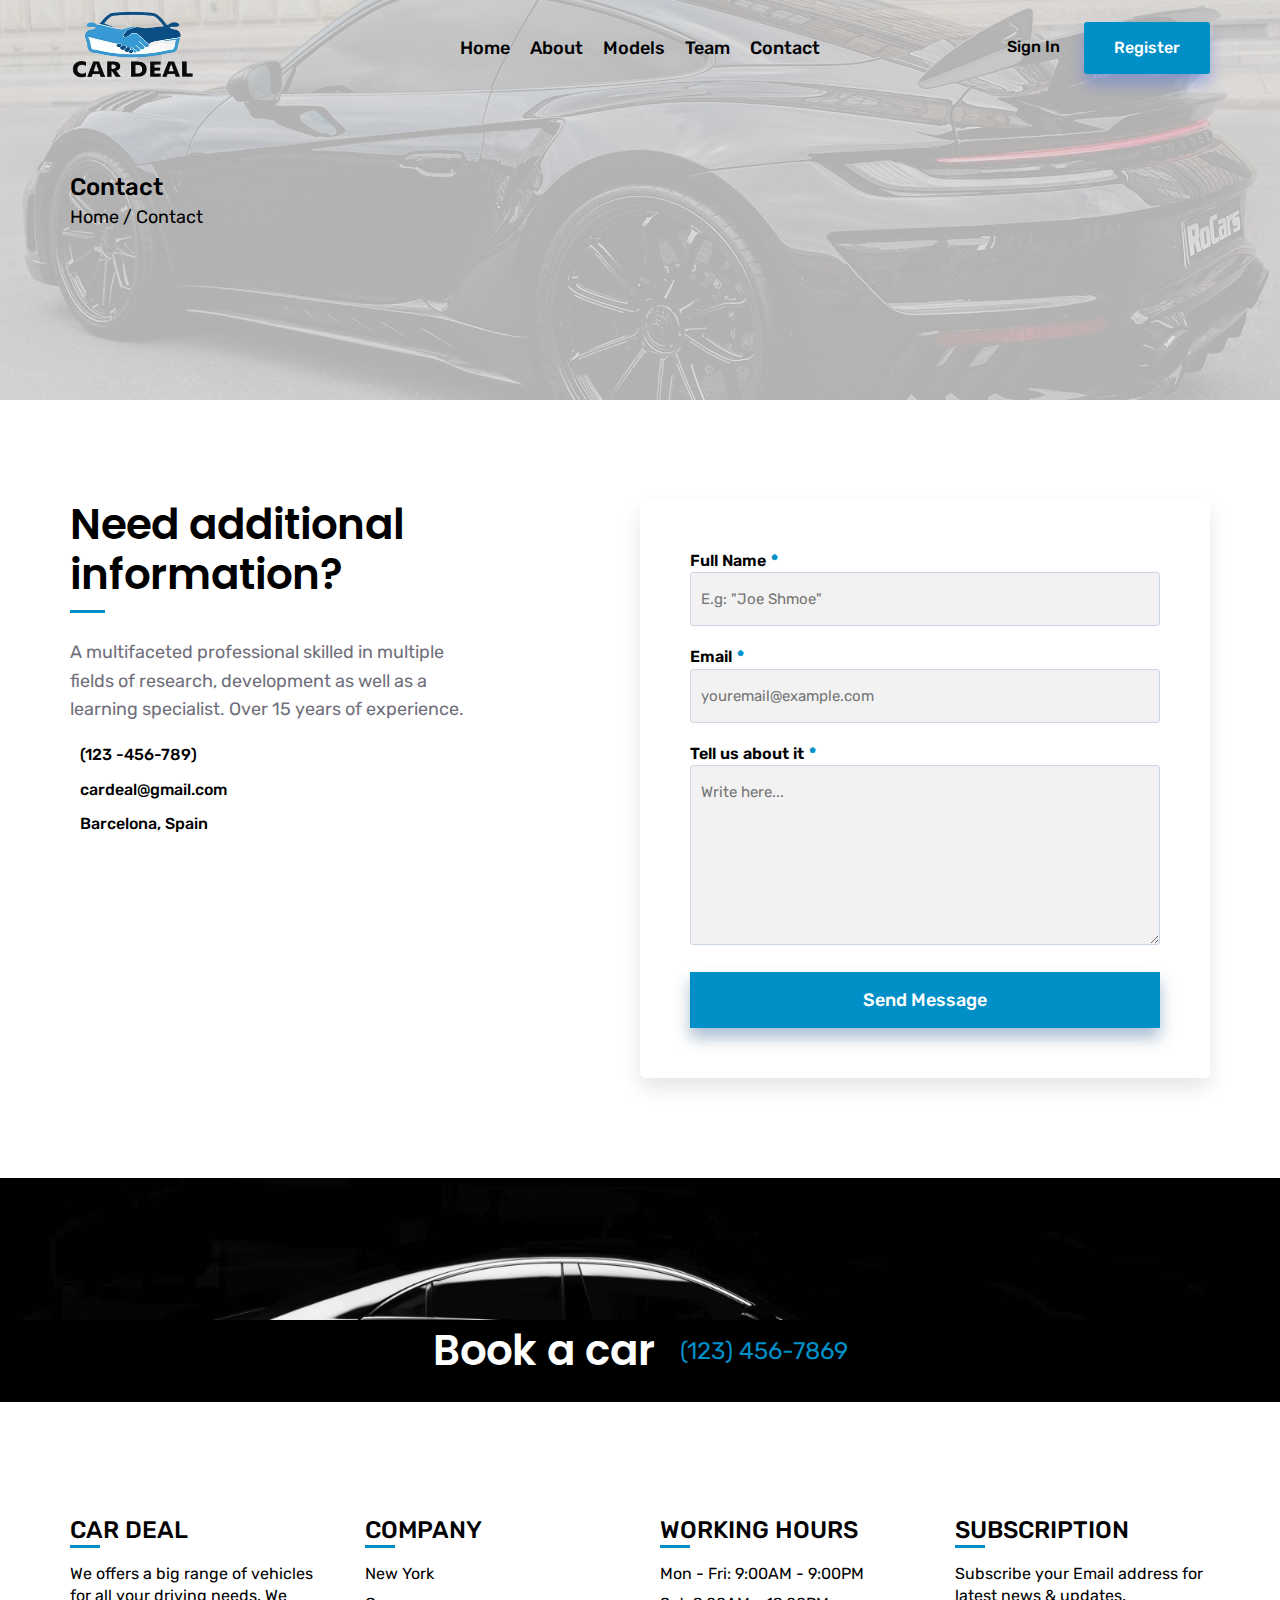
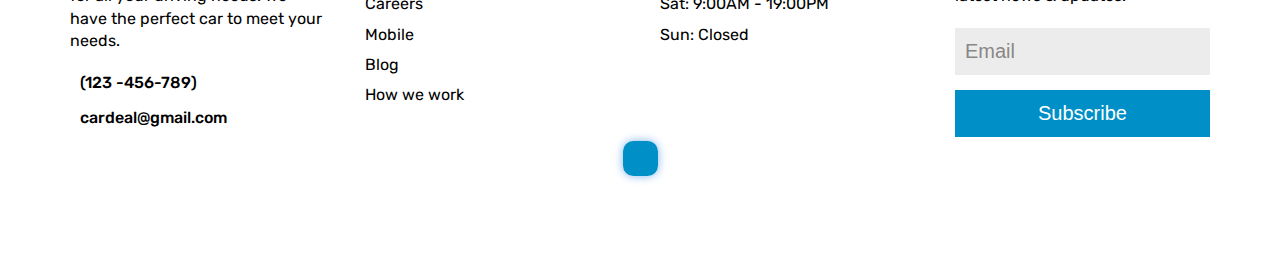
<file: contact.html>
<!DOCTYPE html>
<html lang="en">
 <head>
    <meta charset="UTF-8" />
    <link rel="icon" type="image/svg+xml" href="/vite.svg" />
    <meta name="viewport" content="width=device-width, initial-scale=1.0" />
    <title>CarDeal</title>
    <link rel="preconnect" href="https://fonts.googleapis.com">
    <link rel="preconnect" href="https://fonts.gstatic.com" crossorigin>
    <link href="https://fonts.googleapis.com/css2?family=Rubik:ital,wght@0,300;0,400;0,500;0,600;0,700;0,800;1,300;1,400;1,500;1,600;1,700;1,800&display=swap" rel="stylesheet">
    <link rel="preconnect" href="https://fonts.googleapis.com">
    <link rel="preconnect" href="https://fonts.gstatic.com" crossorigin>
    <link href="https://fonts.googleapis.com/css2?family=Poppins:ital,wght@0,200;0,300;0,400;0,500;0,600;0,700;1,100;1,200;1,300;1,400;1,500;1,600;1,700&family=Rubik:ital,wght@0,300;0,400;0,500;0,600;0,700;0,800;1,300;1,400;1,500;1,600;1,700;1,800&display=swap" rel="stylesheet">
    <link rel="stylesheet" href="https://cdnjs.cloudflare.com/ajax/libs/font-awesome/6.5.1/css/all.min.css" integrity="sha512-DTOQO9RWCH3ppGqcWaEA1BIZOC6xxalwEsw9c2QQeAIftl+Vegovlnee1c9QX4TctnWMn13TZye+giMm8e2LwA==" crossorigin="anonymous" referrerpolicy="no-referrer" />
   <link rel="stylesheet" href="css/style.css">
  </head>
<body>
  <header class="header header__absolute">
</header>

    <div class="main">
		<div class="section-intro">
			<figure>
				<img src="./public/images/porche.jpg" alt="">
			</figure>

			<div class="section__inner">
				<div class="shell">
					<div class="section__content">
						<h3>Contact</h3>

						<p>
							<a href="/index.html">Home</a>
							/ Contact
						</p>
					</div><!-- /.section__content -->
				</div><!-- /.shell -->
			</div><!-- /.section__inner -->
		</div><!-- /.section__intro -->

        <div class="section-contact">
            <div class="shell">
                <div class="section__inner">
                    <div class="grid">
                        <div class="grid__col grid__col--1of2 grid__col--tablet">
                            <div class="section__content">
                                <h2>Need additional information?</h2>

                                <div class="section__entry">
                                    <p>
                                        A multifaceted professional skilled in multiple fields of research, development as well as a learning specialist. Over 15 years of experience.
                                    </p>
                                </div><!-- /.section__entry -->

                               <div class="phone">
                                    <a href="#">
                                        <i class="fa-solid fa-phone-volume"></i>
                
                                        (123 -456-789)
                                    </a>
                                </div><!-- /.phone -->

                                <div class="email">
                                    <a href="#">
                                        <i class="fa-solid fa-envelope"></i>
                
                                        cardeal@gmail.com
                                    </a>
                                </div><!-- /.email -->

                                <div class="location">
                                    <a href="#">
                                       <i class="fa-solid fa-location-arrow"></i>
                
                                        Barcelona, Spain
                                    </a>
                                </div><!-- /.email -->
                            </div><!-- /.section__content -->
                        </div><!-- /.grid__col -->

                         <div class="grid__col grid__col--1of2 grid__col--tablet">
                            <div class="form form--contact">
                                <form action="">
                                    <div class="form__body">
                                        <div class="form__row">
                                            <label for="name" class="form__label">Full Name<b>*</b></label>

                                            <div class="form__controls">
                                                <input type="text" class="field" id="name" placeholder="E.g: &quot;Joe Shmoe&quot;">
                                            </div><!-- /.form__controls -->
                                        </div><!-- /.form__row -->

                                        <div class="form__row">
                                            <label for="email" class="form__label">Email<b>*</b></label>

                                            <div class="form__controls">
                                                <input type="text" class="field" id="email" placeholder="youremail@example.com">
                                            </div><!-- /.form__controls -->
                                        </div><!-- /.form__row -->

                                        <div class="form__row">
                                            <label for="area" class="form__label">Tell us about it<b>*</b></label>

                                            <div class="form__controls">
                                                <textarea name="" id="area" cols="62" rows="8" placeholder="Write here..." class="field"></textarea>
                                            </div><!-- /.form__controls -->
                                        </div><!-- /.form__row -->
                                    </div><!-- /.form__body -->

                                    <div class="form__actions">
                                        <input type="" class="form__btn" value="Send Message">
                                    </div><!-- /.form__actions -->
                                </form>
                            </div><!-- /.form -->
                         </div><!-- /.grid__Col -->
                    </div><!-- /.grid -->
                </div><!-- /.section__inner -->
            </div><!-- /.shell -->
        </div><!-- /.section-contact -->

        <section class="callout callout--md">
			<figure callout__image>
				<img src="./public/images/callout.png" alt="">
			</figure>
			
			<div class="callout__inner">
				<div class="shell">
					<div class="callout__content">
						<h2>Book a car</h2>

						<a href="#">
							<i class="fa-solid fa-phone" style="color: #22caec;"></i>

							(123) 456-7869
						</a>
					</div><!-- /.callout__content -->
				</div><!-- /.shell -->
			</div><!-- /.callout -->
		</section><!-- /.callout -->

    </div><!-- /.main -->
    
   <footer class="footer">
</footer><!-- /.footer -->

  <script type="module" src="/js/index.js"></script>
</body>
</html>
</file>
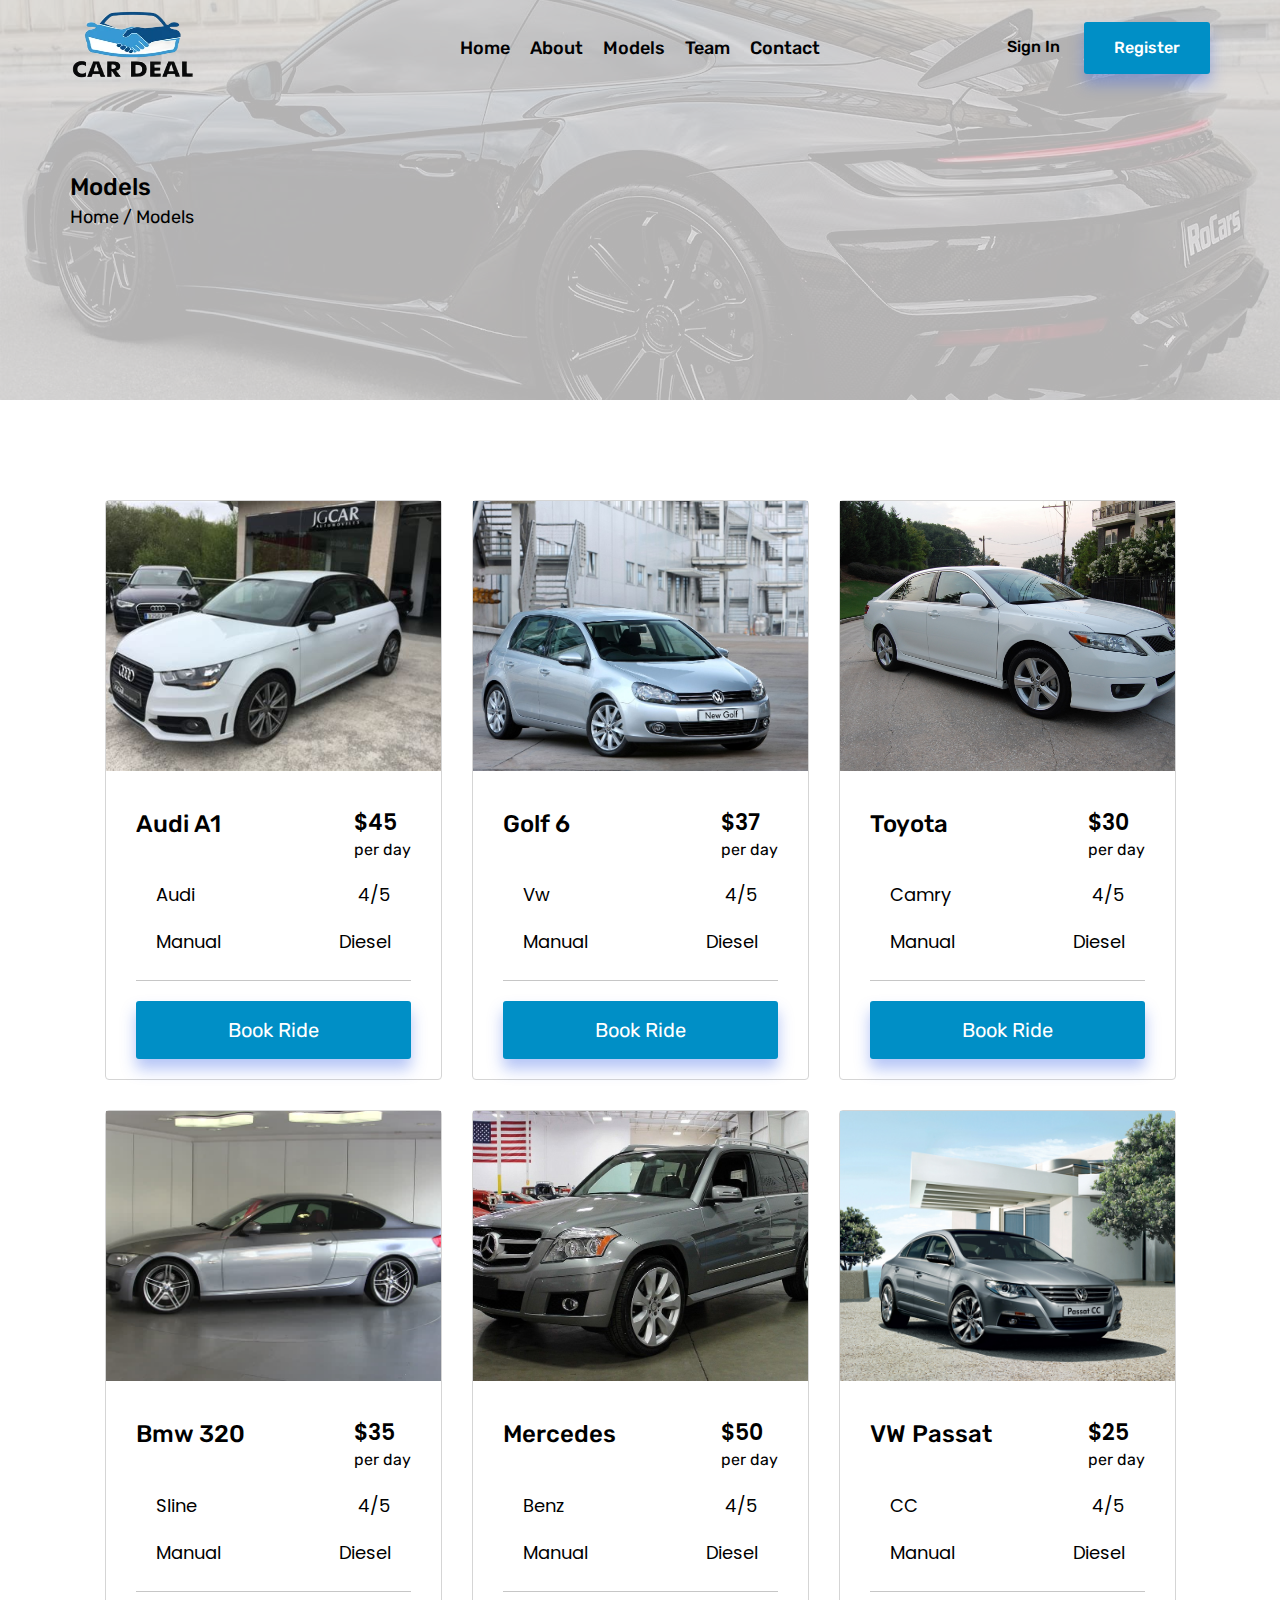
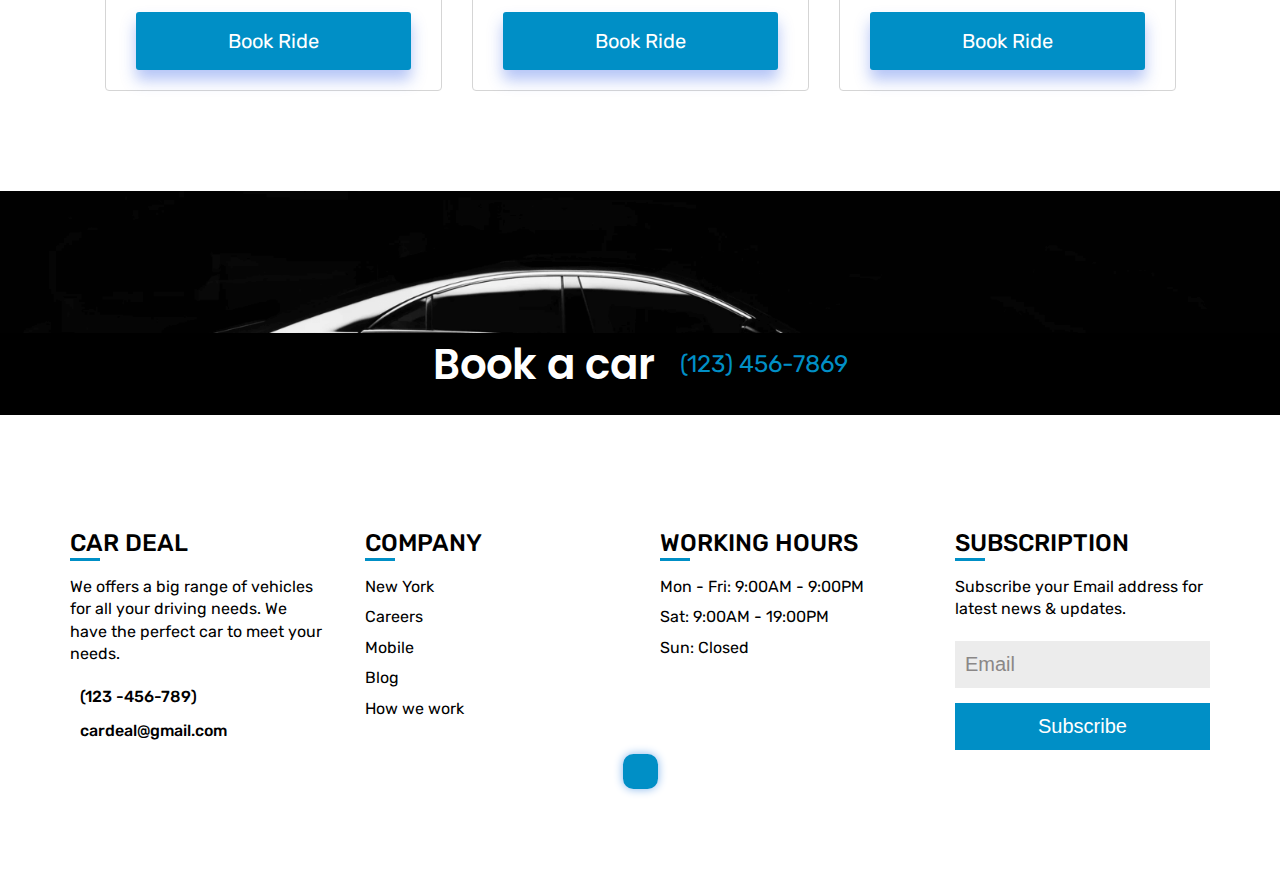
<file: models.html>
<!DOCTYPE html>
<html lang="en">
 <head>
    <meta charset="UTF-8" />
    <link rel="icon" type="image/svg+xml" href="/vite.svg" />
    <meta name="viewport" content="width=device-width, initial-scale=1.0" />
    <title>Vite App</title>
    <link rel="preconnect" href="https://fonts.googleapis.com">
    <link rel="preconnect" href="https://fonts.gstatic.com" crossorigin>
    <link href="https://fonts.googleapis.com/css2?family=Rubik:ital,wght@0,300;0,400;0,500;0,600;0,700;0,800;1,300;1,400;1,500;1,600;1,700;1,800&display=swap" rel="stylesheet">
    <link rel="preconnect" href="https://fonts.googleapis.com">
    <link rel="preconnect" href="https://fonts.gstatic.com" crossorigin>
    <link href="https://fonts.googleapis.com/css2?family=Poppins:ital,wght@0,200;0,300;0,400;0,500;0,600;0,700;1,100;1,200;1,300;1,400;1,500;1,600;1,700&family=Rubik:ital,wght@0,300;0,400;0,500;0,600;0,700;0,800;1,300;1,400;1,500;1,600;1,700;1,800&display=swap" rel="stylesheet">
    <link rel="stylesheet" href="https://cdnjs.cloudflare.com/ajax/libs/font-awesome/6.5.1/css/all.min.css" integrity="sha512-DTOQO9RWCH3ppGqcWaEA1BIZOC6xxalwEsw9c2QQeAIftl+Vegovlnee1c9QX4TctnWMn13TZye+giMm8e2LwA==" crossorigin="anonymous" referrerpolicy="no-referrer" />
   <link rel="stylesheet" href="css/style.css">
  </head>
<body>
     <div class="header header--absolute">
	</div><!-- /.Header -->

    <div class="main">
		<div class="section-intro">
			<figure>
				<img src="./public/images/porche.jpg" alt="">
			</figure>

			<div class="section__inner">
				<div class="shell">
					<div class="section__content">
						<h3>Models</h3>

						<p>
							<a href="/index.html">Home</a>
							/ Models
						</p>
					</div><!-- /.section__content -->
				</div><!-- /.shell -->
			</div><!-- /.section__inner -->
		</div><!-- /.section__intro -->

        <div class="section-models">
            <div class="shell">
                <div class="section__inner">
                 	  <div class="tiles">
                   		 <ol>
							<li>
								<div class="tile">
									<figure class="tile__image">
										<img src="./public/images/box1.png" alt="">
									</figure><!-- /.tile__image -->

									<div class="tile__content">
										<div class="tile__inner">
											<div class="tile__head">
												<div class="tile__heading">
													<h3>Audi A1</h3>

													<ul class="list-ratings">
														<li>
															<i class="fa-solid fa-star" style="color: #f9cc53;"></i>
														</li>

														<li>

															<i class="fa-solid fa-star" style="color: #f9cc53;"></i>
														</li>

														<li>
															<i class="fa-solid fa-star" style="color: #f9cc53;"></i>
														</li>

														<li>
															<i class="fa-solid fa-star" style="color: #f9cc53;"></i>
														</li>

														<li>
															<i class="fa-regular fa-star"></i>
														</li>
													</ul>
												</div><!-- /.tile__heading -->

												<div class="tile__head-aside">
													<h4>$45</h4>

													<span>per day</span>
												</div><!-- /.tile__head-aside -->
											</div><!-- /.tile__head-->

											<div class="tile__body">
												<div class="tile__body-content">
													<i class="fa-solid fa-car-side"></i>

													<h6>Audi</h6>
												</div><!-- /.tile__body-content -->

												<div class="tile__body-content">
													<h6>4/5</h6>
													
													<i class="fa-solid fa-car-side"></i>
												</div><!-- /.tile__body-content -->

												<div class="tile__body-content">
													<i class="fa-solid fa-car-side"></i>

													<h6>Manual</h6>
												</div><!-- /.tile__body-content -->

												<div class="tile__body-content">
													<h6>Diesel</h6>
													
													<i class="fa-solid fa-car-side"></i>
												</div><!-- /.tile__body-content -->
											</div><!-- /.tile__body -->
										</div><!-- /.tile__inner -->

										<a href="/index.html" class="btn btn--base tile__btn">Book Ride</a>
									</div><!-- /.tile__content -->
								</div><!-- /.tile -->
							</li>

							<li>
								<div class="tile">
									<figure class="tile__image">
										<img src="./public/images/box2.png" alt="">
									</figure><!-- /.tile__image -->

									<div class="tile__content">
										<div class="tile__inner">
											<div class="tile__head">
												<div class="tile__heading">
													<h3>Golf 6</h3>

													<ul class="list-ratings">
														<li>
															<i class="fa-solid fa-star" style="color: #f9cc53;"></i>
														</li>

														<li>

															<i class="fa-solid fa-star" style="color: #f9cc53;"></i>
														</li>

														<li>
															<i class="fa-solid fa-star" style="color: #f9cc53;"></i>
														</li>

														<li>
															<i class="fa-solid fa-star" style="color: #f9cc53;"></i>
														</li>

														<li>
															<i class="fa-regular fa-star"></i>
														</li>
													</ul>
												</div><!-- /.tile__heading -->

												<div class="tile__head-aside">
													<h4>$37</h4>

													<span>per day</span>
												</div><!-- /.tile__head-aside -->
											</div><!-- /.tile__head-->

											<div class="tile__body">
												<div class="tile__body-content">
													<i class="fa-solid fa-car-side"></i>

													<h6>Vw</h6>
												</div><!-- /.tile__body-content -->

												<div class="tile__body-content">
													<h6>4/5</h6>
													
													<i class="fa-solid fa-car-side"></i>
												</div><!-- /.tile__body-content -->

												<div class="tile__body-content">
													<i class="fa-solid fa-car-side"></i>

													<h6>Manual</h6>
												</div><!-- /.tile__body-content -->

												<div class="tile__body-content">
													<h6>Diesel</h6>
													
													<i class="fa-solid fa-car-side"></i>
												</div><!-- /.tile__body-content -->
											</div><!-- /.tile__body -->
										</div><!-- /.tile__inner -->

										<a href="/index.html" class="btn btn--base tile__btn">Book Ride</a>
									</div><!-- /.tile__content -->
								</div><!-- /.tile -->
							</li>

							<li>
								<div class="tile">
									<figure class="tile__image">
										<img src="./public/images/box3.png" alt="">
									</figure><!-- /.tile__image -->

									<div class="tile__content">
										<div class="tile__inner">
											<div class="tile__head">
												<div class="tile__heading">
													<h3>Toyota</h3>

													<ul class="list-ratings">
														<li>
															<i class="fa-solid fa-star" style="color: #f9cc53;"></i>
														</li>

														<li>

															<i class="fa-solid fa-star" style="color: #f9cc53;"></i>
														</li>

														<li>
															<i class="fa-solid fa-star" style="color: #f9cc53;"></i>
														</li>

														<li>
															<i class="fa-solid fa-star" style="color: #f9cc53;"></i>
														</li>

														<li>
															<i class="fa-regular fa-star"></i>
														</li>
													</ul>
												</div><!-- /.tile__heading -->

												<div class="tile__head-aside">
													<h4>$30</h4>

													<span>per day</span>
												</div><!-- /.tile__head-aside -->
											</div><!-- /.tile__head-->

											<div class="tile__body">
												<div class="tile__body-content">
													<i class="fa-solid fa-car-side"></i>

													<h6>Camry</h6>
												</div><!-- /.tile__body-content -->

												<div class="tile__body-content">
													<h6>4/5</h6>
													
													<i class="fa-solid fa-car-side"></i>
												</div><!-- /.tile__body-content -->

												<div class="tile__body-content">
													<i class="fa-solid fa-car-side"></i>

													<h6>Manual</h6>
												</div><!-- /.tile__body-content -->

												<div class="tile__body-content">
													<h6>Diesel</h6>
													
													<i class="fa-solid fa-car-side"></i>
												</div><!-- /.tile__body-content -->
											</div><!-- /.tile__body -->
										</div><!-- /.tile__inner -->

										<a href="/index.html" class="btn btn--base tile__btn">Book Ride</a>
									</div><!-- /.tile__content -->
								</div><!-- /.tile -->
							</li>

							<li>
								<div class="tile">
									<figure class="tile__image">
										<img src="./public/images/box4.png" alt="">
									</figure><!-- /.tile__image -->

									<div class="tile__content">
										<div class="tile__inner">
											<div class="tile__head">
												<div class="tile__heading">
													<h3>Bmw 320</h3>

													<ul class="list-ratings">
														<li>
															<i class="fa-solid fa-star" style="color: #f9cc53;"></i>
														</li>

														<li>

															<i class="fa-solid fa-star" style="color: #f9cc53;"></i>
														</li>

														<li>
															<i class="fa-solid fa-star" style="color: #f9cc53;"></i>
														</li>

														<li>
															<i class="fa-solid fa-star" style="color: #f9cc53;"></i>
														</li>

														<li>
															<i class="fa-regular fa-star"></i>
														</li>
													</ul>
												</div><!-- /.tile__heading -->

												<div class="tile__head-aside">
													<h4>$35</h4>

													<span>per day</span>
												</div><!-- /.tile__head-aside -->
											</div><!-- /.tile__head-->

											<div class="tile__body">
												<div class="tile__body-content">
													<i class="fa-solid fa-car-side"></i>

													<h6>Sline</h6>
												</div><!-- /.tile__body-content -->

												<div class="tile__body-content">
													<h6>4/5</h6>
													
													<i class="fa-solid fa-car-side"></i>
												</div><!-- /.tile__body-content -->

												<div class="tile__body-content">
													<i class="fa-solid fa-car-side"></i>

													<h6>Manual</h6>
												</div><!-- /.tile__body-content -->

												<div class="tile__body-content">
													<h6>Diesel</h6>
													
													<i class="fa-solid fa-car-side"></i>
												</div><!-- /.tile__body-content -->
											</div><!-- /.tile__body -->
										</div><!-- /.tile__inner -->

										<a href="/index.html" class="btn btn--base tile__btn">Book Ride</a>
									</div><!-- /.tile__content -->
								</div><!-- /.tile -->
							</li>

							<li>
								<div class="tile">
									<figure class="tile__image">
										<img src="./public/images/box5.png" alt="">
									</figure><!-- /.tile__image -->

									<div class="tile__content">
										<div class="tile__inner">
											<div class="tile__head">
												<div class="tile__heading">
													<h3>Mercedes</h3>

													<ul class="list-ratings">
														<li>
															<i class="fa-solid fa-star" style="color: #f9cc53;"></i>
														</li>

														<li>

															<i class="fa-solid fa-star" style="color: #f9cc53;"></i>
														</li>

														<li>
															<i class="fa-solid fa-star" style="color: #f9cc53;"></i>
														</li>

														<li>
															<i class="fa-solid fa-star" style="color: #f9cc53;"></i>
														</li>

														<li>
															<i class="fa-regular fa-star"></i>
														</li>
													</ul>
												</div><!-- /.tile__heading -->

												<div class="tile__head-aside">
													<h4>$50</h4>

													<span>per day</span>
												</div><!-- /.tile__head-aside -->
											</div><!-- /.tile__head-->

											<div class="tile__body">
												<div class="tile__body-content">
													<i class="fa-solid fa-car-side"></i>

													<h6>Benz</h6>
												</div><!-- /.tile__body-content -->

												<div class="tile__body-content">
													<h6>4/5</h6>
													
													<i class="fa-solid fa-car-side"></i>
												</div><!-- /.tile__body-content -->

												<div class="tile__body-content">
													<i class="fa-solid fa-car-side"></i>

													<h6>Manual</h6>
												</div><!-- /.tile__body-content -->

												<div class="tile__body-content">
													<h6>Diesel</h6>
													
													<i class="fa-solid fa-car-side"></i>
												</div><!-- /.tile__body-content -->
											</div><!-- /.tile__body -->
										</div><!-- /.tile__inner -->

										<a href="/index.html" class="btn btn--base tile__btn">Book Ride</a>
									</div><!-- /.tile__content -->
								</div><!-- /.tile -->
							</li>

							<li>
								<div class="tile">
									<figure class="tile__image">
										<img src="./public/images/box6.png" alt="">
									</figure><!-- /.tile__image -->

									<div class="tile__content">
										<div class="tile__inner">
											<div class="tile__head">
												<div class="tile__heading">
													<h3>VW Passat</h3>

													<ul class="list-ratings">
														<li>
															<i class="fa-solid fa-star" style="color: #f9cc53;"></i>
														</li>

														<li>

															<i class="fa-solid fa-star" style="color: #f9cc53;"></i>
														</li>

														<li>
															<i class="fa-solid fa-star" style="color: #f9cc53;"></i>
														</li>

														<li>
															<i class="fa-solid fa-star" style="color: #f9cc53;"></i>
														</li>

														<li>
															<i class="fa-regular fa-star"></i>
														</li>
													</ul>
												</div><!-- /.tile__heading -->

												<div class="tile__head-aside">
													<h4>$25</h4>

													<span>per day</span>
												</div><!-- /.tile__head-aside -->
											</div><!-- /.tile__head-->

											<div class="tile__body">
												<div class="tile__body-content">
													<i class="fa-solid fa-car-side"></i>

													<h6>CC</h6>
												</div><!-- /.tile__body-content -->

												<div class="tile__body-content">
													<h6>4/5</h6>
													
													<i class="fa-solid fa-car-side"></i>
												</div><!-- /.tile__body-content -->

												<div class="tile__body-content">
													<i class="fa-solid fa-car-side"></i>

													<h6>Manual</h6>
												</div><!-- /.tile__body-content -->

												<div class="tile__body-content">
													<h6>Diesel</h6>
													
													<i class="fa-solid fa-car-side"></i>
												</div><!-- /.tile__body-content -->
											</div><!-- /.tile__body -->
										</div><!-- /.tile__inner -->

										<a href="/index.html" class="btn btn--base tile__btn">Book Ride</a>
									</div><!-- /.tile__content -->
								</div><!-- /.tile -->
							</li>
                    	</ol>
                  	 </div>
                </div><!-- /.section__inner -->
            </div><!-- /.shell -->
        </div><!-- /.section-models -->

		<section class="callout callout--md">
			<figure callout__image>
				<img src="./public/images/callout.png" alt="">
			</figure>
			
			<div class="callout__inner">
				<div class="shell">
					<div class="callout__content">
						<h2>Book a car</h2>

						<a href="#">
							<i class="fa-solid fa-phone" style="color: #22caec;"></i>

							(123) 456-7869
						</a>
					</div><!-- /.callout__content -->
				</div><!-- /.shell -->
			</div><!-- /.callout -->
		</section><!-- /.callout -->
    </div><!-- /.main -->
    
   <footer class="footer">
</footer><!-- /.footer -->

  <script type="module" src="/js/index.js"></script>
</body>
</html>
</file>
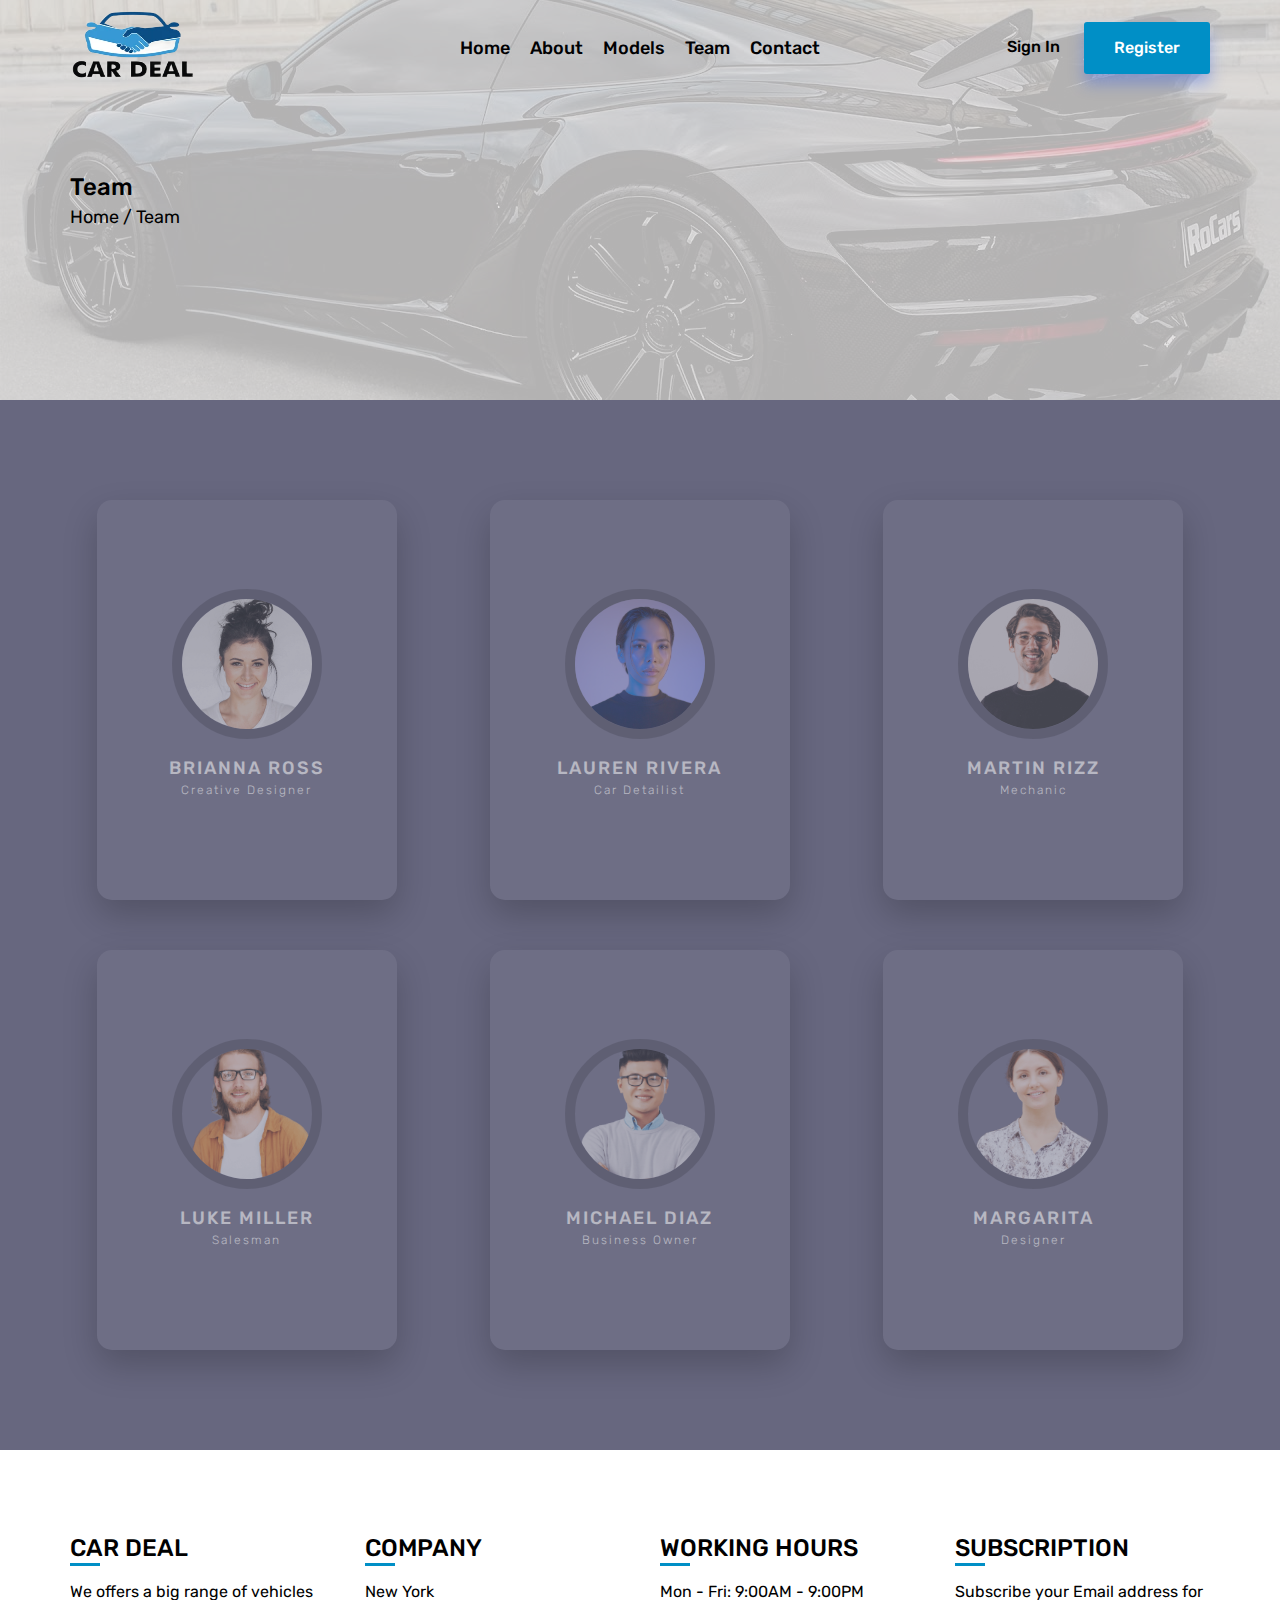
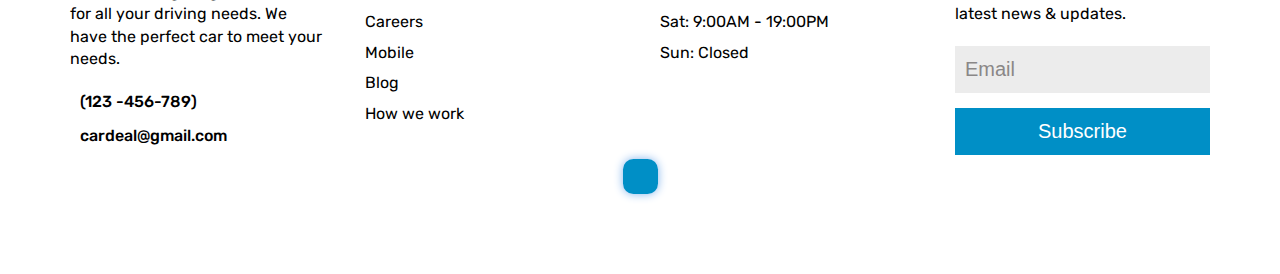
<file: team.html>
<!DOCTYPE html>
<html lang="en">
 <head>
    <meta charset="UTF-8" />
    <link rel="icon" type="image/svg+xml" href="/vite.svg" />
    <meta name="viewport" content="width=device-width, initial-scale=1.0" />
    <title>CarDeal</title>
    <link rel="preconnect" href="https://fonts.googleapis.com">
    <link rel="preconnect" href="https://fonts.gstatic.com" crossorigin>
    <link href="https://fonts.googleapis.com/css2?family=Rubik:ital,wght@0,300;0,400;0,500;0,600;0,700;0,800;1,300;1,400;1,500;1,600;1,700;1,800&display=swap" rel="stylesheet">
    <link rel="preconnect" href="https://fonts.googleapis.com">
    <link rel="preconnect" href="https://fonts.gstatic.com" crossorigin>
    <link href="https://fonts.googleapis.com/css2?family=Poppins:ital,wght@0,200;0,300;0,400;0,500;0,600;0,700;1,100;1,200;1,300;1,400;1,500;1,600;1,700&family=Rubik:ital,wght@0,300;0,400;0,500;0,600;0,700;0,800;1,300;1,400;1,500;1,600;1,700;1,800&display=swap" rel="stylesheet">
    <link rel="stylesheet" href="https://cdnjs.cloudflare.com/ajax/libs/font-awesome/6.5.1/css/all.min.css" integrity="sha512-DTOQO9RWCH3ppGqcWaEA1BIZOC6xxalwEsw9c2QQeAIftl+Vegovlnee1c9QX4TctnWMn13TZye+giMm8e2LwA==" crossorigin="anonymous" referrerpolicy="no-referrer" />
   <link rel="stylesheet" href="css/style.css">
  </head>
<body>
     <div class="header header--absolute">
	</div><!-- /.Header -->

    <div class="main">
		<div class="section-intro">
			<figure>
				<img src="./public/images/porche.jpg" alt="">
			</figure>

			<div class="section__inner">
				<div class="shell">
					<div class="section__content">
						<h3>Team</h3>

						<p>
							<a href="/index.html">Home</a>
							/ Team
						</p>
					</div><!-- /.section__content -->
				</div><!-- /.shell -->
			</div><!-- /.section__inner -->
		</div><!-- /.section__intro -->

        <div class="section-team">
            <div class="shell">
                <div class="section__inner">
                    <div class="section__col grid grid--lg-gutter">
                        <div class="grid__col grid__col--1of3 grid__col--half">
                            <div class="card-simple">
                                <div class="card__inner">
                                    <figure class="card__image">
                                        <img src="./public/images/user1.jpg" alt="">
                                    </figure>

                                    <div class="card__content">
                                        <h3>Brianna Ross<br><span>Creative Designer</span></h3>
                                    </div><!-- /.card-content -->
                                </div><!-- /.card__inner -->

                                 <div class="socials">
                                    <ul>
                                        <li style="--i:1">
                                            <a href="#">
                                                <i class="fa-brands fa-facebook-f" style="color: #f7f7f7;"></i>
                                            </a>
                                        </li>

                                        <li  style="--i:2">
                                            <a href="#">
                                                <i class="fa-brands fa-x-twitter" style="color: #f7f7f7;"></i>
                                            </a>
                                        </li>

                                        <li  style="--i:3">
                                            <a href="#">
                                               <i class="fa-brands fa-instagram" style="color: #f7f7f7;"></i>
                                            </a>
                                        </li>
                                    </ul>
                                </div><!-- /.socials -->
                            </div><!-- /.card-simple -->
                        </div><!-- /.grid__col -->

                        <div class="grid__col grid__col--1of3 grid__col--half">
                            <div class="card-simple">
                                <div class="card__inner">
                                    <figure class="card__image">
                                        <img src="./public/images/user2.jpg" alt="">
                                    </figure>

                                    <div class="card__content">
                                        <h3>Lauren Rivera<br><span>Car Detailist</span></h3>
                                    </div><!-- /.card-content -->
                                </div><!-- /.card__inner -->

                                 <div class="socials">
                                    <ul>
                                        <li style="--i:1">
                                            <a href="#">
                                                <i class="fa-brands fa-facebook-f" style="color: #f7f7f7;"></i>
                                            </a>
                                        </li>

                                        <li  style="--i:2">
                                            <a href="#">
                                                <i class="fa-brands fa-x-twitter" style="color: #f7f7f7;"></i>
                                            </a>
                                        </li>

                                        <li  style="--i:3">
                                            <a href="#">
                                               <i class="fa-brands fa-instagram" style="color: #f7f7f7;"></i>
                                            </a>
                                        </li>
                                    </ul>
                                </div><!-- /.socials -->
                            </div><!-- /.card-simple -->
                        </div><!-- /.grid__col -->

                        <div class="grid__col grid__col--1of3 grid__col--half">
                            <div class="card-simple">
                                <div class="card__inner">
                                    <figure class="card__image">
                                        <img src="./public/images/user3.jpg" alt="">
                                    </figure>

                                    <div class="card__content">
                                        <h3>Martin Rizz<br><span>Mechanic</span></h3>
                                    </div><!-- /.card-content -->
                                </div><!-- /.card__inner -->

                                 <div class="socials">
                                    <ul>
                                        <li style="--i:1">
                                            <a href="#">
                                                <i class="fa-brands fa-facebook-f" style="color: #f7f7f7;"></i>
                                            </a>
                                        </li>

                                        <li  style="--i:2">
                                            <a href="#">
                                                <i class="fa-brands fa-x-twitter" style="color: #f7f7f7;"></i>
                                            </a>
                                        </li>

                                        <li  style="--i:3">
                                            <a href="#">
                                               <i class="fa-brands fa-instagram" style="color: #f7f7f7;"></i>
                                            </a>
                                        </li>
                                    </ul>
                                </div><!-- /.socials -->
                            </div><!-- /.card-simple -->
                        </div><!-- /.grid__col -->

                        <div class="grid__col grid__col--1of3 grid__col--half">
                            <div class="card-simple">
                                <div class="card__inner">
                                    <figure class="card__image">
                                        <img src="./public/images/user4.png" alt="">
                                    </figure>

                                    <div class="card__content">
                                        <h3>Luke Miller<br><span>Salesman</span></h3>
                                    </div><!-- /.card-content -->
                                </div><!-- /.card__inner -->

                                 <div class="socials">
                                    <ul>
                                        <li style="--i:1">
                                            <a href="#">
                                                <i class="fa-brands fa-facebook-f" style="color: #f7f7f7;"></i>
                                            </a>
                                        </li>

                                        <li  style="--i:2">
                                            <a href="#">
                                                <i class="fa-brands fa-x-twitter" style="color: #f7f7f7;"></i>
                                            </a>
                                        </li>

                                        <li  style="--i:3">
                                            <a href="#">
                                               <i class="fa-brands fa-instagram" style="color: #f7f7f7;"></i>
                                            </a>
                                        </li>
                                    </ul>
                                </div><!-- /.socials -->
                            </div><!-- /.card-simple -->
                        </div><!-- /.grid__col -->

                        <div class="grid__col grid__col--1of3 grid__col--half">
                            <div class="card-simple">
                                <div class="card__inner">
                                    <figure class="card__image">
                                        <img src="./public/images/user5.png" alt="">
                                    </figure>

                                    <div class="card__content">
                                        <h3>Michael Diaz<br><span>Business Owner</span></h3>
                                    </div><!-- /.card-content -->
                                </div><!-- /.card__inner -->

                                 <div class="socials">
                                    <ul>
                                        <li style="--i:1">
                                            <a href="#">
                                                <i class="fa-brands fa-facebook-f" style="color: #f7f7f7;"></i>
                                            </a>
                                        </li>

                                        <li  style="--i:2">
                                            <a href="#">
                                                <i class="fa-brands fa-x-twitter" style="color: #f7f7f7;"></i>
                                            </a>
                                        </li>

                                        <li  style="--i:3">
                                            <a href="#">
                                               <i class="fa-brands fa-instagram" style="color: #f7f7f7;"></i>
                                            </a>
                                        </li>
                                    </ul>
                                </div><!-- /.socials -->
                            </div><!-- /.card-simple -->
                        </div><!-- /.grid__col -->

                        <div class="grid__col grid__col--1of3 grid__col--half">
                            <div class="card-simple">
                                <div class="card__inner">
                                    <figure class="card__image">
                                        <img src="./public/images/user6.png" alt="">
                                    </figure>

                                    <div class="card__content">
                                        <h3>Margarita<br><span>Designer</span></h3>
                                    </div><!-- /.card-content -->
                                </div><!-- /.card__inner -->

                                 <div class="socials">
                                    <ul>
                                        <li style="--i:1">
                                            <a href="#">
                                                <i class="fa-brands fa-facebook-f" style="color: #f7f7f7;"></i>
                                            </a>
                                        </li>

                                        <li  style="--i:2">
                                            <a href="#">
                                                <i class="fa-brands fa-x-twitter" style="color: #f7f7f7;"></i>
                                            </a>
                                        </li>

                                        <li  style="--i:3">
                                            <a href="#">
                                               <i class="fa-brands fa-instagram" style="color: #f7f7f7;"></i>
                                            </a>
                                        </li>
                                    </ul>
                                </div><!-- /.socials -->
                            </div><!-- /.card-simple -->
                        </div><!-- /.grid__col -->
                    </div><!-- /.grid -->
                </div><!-- /.section__inner -->
            </div><!-- /.shell -->
        </div><!-- /.section-team -->
    </div><!-- /.main -->
    
    <footer class="footer">
</footer><!-- /.footer -->

  <script type="module" src="/js/index.js"></script>
</body>
</html>
</file>
<file: css/style.css>
.btn{display:inline-block;vertical-align:middle;text-align:center;cursor:pointer;text-decoration:none;-webkit-appearance:none;-moz-appearance:none;appearance:none}.btn--base{color:#fff;background-color:#008fc6;padding:15px 30px;border-radius:3px;box-shadow:0 10px 15px 0 rgba(39,86,229,.35);transition:color .3s ease-in-out,background-color .3s ease-in-out}.btn--base:hover{color:#008fc6;background-color:#fff;outline:1px solid #008fc6;transition:color .3s ease-in-out,background-color .3s ease-in-out}.btn--black{color:#fff;background-color:#000;padding:15px 30px;border-radius:3px;box-shadow:0 10px 15px 0 rgba(91,92,95,.35);transition:color .3s ease-in-out,background-color .3s ease-in-out}.btn--black:hover{color:#008fc6;background-color:#fff;outline:1px solid #008fc6;transition:color .3s ease-in-out,background-color .3s ease-in-out}.btn--table{background-color:#008fc6;color:#fff;width:100%;text-transform:uppercase;padding-block:10px;font-weight:500;margin-top:12px;transition:background-color .3s ease-in-out,box-shadow .3s ease-in-out}.btn--table:hover{background-color:#06739d;box-shadow:0px 8px 6px rgba(61,126,195,.5)}.grid{display:flex;flex-flow:row wrap}.grid .grid__col{max-width:100%;flex:1}.grid .grid__col--1of2{max-width:50%;flex:0 0 50%}.grid .grid__col--1of3{max-width:33.3333333333%;flex:0 0 33.3333333333%}@media screen and (max-width: 1000px){.grid .grid__col--full{max-width:100%;flex:0 0 100%}}@media screen and (max-width: 1000px){.grid .grid__col--half{max-width:50%;flex:0 0 50%;margin-bottom:70px}}@media screen and (max-width: 500px){.grid .grid__col--half{max-width:100%;flex:0 0 100%;margin-bottom:40px;text-align:center}}@media screen and (max-width: 900px){.grid .grid__col--tablet{max-width:100%;flex:0 0 100%}}.grid--lg-gutter{margin-inline:-2rem}.grid--lg-gutter .grid__col{padding-inline:2rem}.shell{max-width:117rem;padding-left:1.5rem;padding-right:1.5rem;margin:auto;width:100%}.wrapper{position:relative;min-height:100vh}.header{padding-block:10px 30px;position:absolute;top:0;left:0;width:100%;z-index:5}.header .header__inner{display:flex;justify-content:space-between;align-items:center}.header .header__content{display:flex;justify-content:space-between;align-items:center;max-width:750px;width:100%}@media screen and (max-width: 1024px){.header .header__content{padding:1rem 3rem;overflow:auto;position:fixed;top:0;right:0;height:100dvh;width:100%;z-index:1;transform:translateX(-100%);background-color:#232222;opacity:0;visibility:hidden;pointer-events:none;transition:all .3s ease-in-out;max-width:none;flex-direction:column;justify-content:initial;padding-top:100px}.header .header__content.is-visible{opacity:1;visibility:visible;transform:none;pointer-events:all}}.header .header__actions{text-decoration:none;color:#010103;cursor:pointer;font-family:Rubik,sans-serif;font-size:16px;font-weight:500}@media screen and (max-width: 1024px){.header .header__actions{display:flex;flex-direction:column;align-items:center;font-size:22px}}.header .header__actions a:first-child{margin-right:20px;color:#000}@media screen and (max-width: 1024px){.header .header__actions a:first-child{margin:0 0 20px 0;color:#fff}}.header .header__actions a:first-child:hover{color:#008fc6}.header a{text-decoration:none}.header--absolute{position:absolute;top:0;left:0;width:100%;z-index:1}.hero{padding-bottom:60px;padding-top:170px}.hero .hero__inner{position:relative}.hero h1{margin-bottom:20px}.hero h1>span{color:#008fc6}.hero .hero__entry{color:#706f7b;margin-bottom:30px}@media screen and (max-width: 1090px){.hero .hero__entry{max-width:300px;width:100%}}@media screen and (max-width: 800px){.hero .hero__entry{margin:25px auto}}@media screen and (max-width: 400px){.hero .hero__actions{display:flex;flex-direction:column}}.hero .hero__actions i{margin-left:5px}.hero .hero__actions a:first-child{margin-right:15px}@media screen and (max-width: 400px){.hero .hero__actions a:first-child{margin:0 0 15px 0}}.hero .hero__content{max-width:470px;width:100%}@media screen and (max-width: 800px){.hero .hero__content{margin:0 auto;text-align:center}}.hero h4{margin-bottom:15px}.hero .hero__image{position:absolute;top:0;right:0;z-index:-1;margin-top:-170px}@media screen and (max-width: 1000px){.hero .hero__image{width:80%}}@media screen and (max-width: 800px){.hero .hero__image{display:none}}.hero .hero__image-top{position:absolute;top:50%;right:0;transform:translateY(-50%);margin-right:-80px}@media screen and (max-width: 1000px){.hero .hero__image-top{width:80%}}@media screen and (max-width: 800px){.hero .hero__image-top{display:none}}.hero img{width:100%;height:100%;-o-object-fit:cover;object-fit:cover}@media screen and (max-width: 1024px){.nav{margin-bottom:50px}}.nav ul{list-style:none;display:flex}@media screen and (max-width: 1024px){.nav ul{flex-direction:column;text-align:center}}.nav a{text-decoration:none;color:#010103;cursor:pointer;font-family:Rubik,sans-serif;font-size:18px;font-weight:500}@media screen and (max-width: 1024px){.nav a{color:#fff;font-size:24px}}.nav li:not(:last-child){margin-right:20px}@media screen and (max-width: 1024px){.nav li:not(:last-child){margin:0 0 20px 0}}.nav ul a{transition:color .3s ease-in-out}.nav ul a:hover{color:#008fc6}.form{background-color:#fff;border-radius:5px;box-shadow:0 10px 20px 0 rgba(0,0,0,.1);padding:50px}@media screen and (max-width: 400px){.form{padding:30px}}.form b{color:#008fc6;padding-left:5px}@media screen and (max-width: 800px){.form .form__head{margin-bottom:20px}}.form .form__cols{display:flex;flex-wrap:wrap;margin-inline:-15px}.form .form__col{flex:0 0 33.33%;padding-inline:15px}@media screen and (max-width: 800px){.form .form__col{flex:0 0 50%;margin-bottom:15px}}@media screen and (max-width: 600px){.form .form__col{flex:0 0 100%}}.form .form__label{font-size:16px;font-weight:600;margin-bottom:12px}.form .form__label i{margin-right:8px}@media screen and (max-width: 815px){.form .form__label i{margin-right:3px}}.form .form__row{margin-bottom:20px}.form .form__actions{padding-top:35px}.form .form__btn{color:#fff;background-color:#008fc6;width:100%;border:none;box-shadow:0 10px 15px rgba(14,71,125,.35);cursor:pointer;font-family:Rubik,sans-serif;font-size:18px;font-weight:500;padding-block:17px;transition:color .3s ease-in-out}.form .form__btn:hover{box-shadow:0 10px 15px rgba(6,34,61,.35);color:#454343;transition:color .3s ease-in-out}.form--contact .field{background-color:#f2f2f2}.form--contact .form__label{font-size:16px;font-weight:600;margin-bottom:15px}.form--contact .form__actions{padding-top:unset}.form--contact .form__actions input{text-align:center}.select select{padding-block:17px;width:100%;padding-inline:10px;border:1px solid #ccd7e6;border-radius:3px;color:#ababab;font-family:Rubik,sans-serif;font-size:1.5rem}.select select:focus{box-shadow:0 0 6px rgba(0,123,255,.5)}.field{padding-block:17px;width:100%;padding-inline:10px;border:1px solid #ccd7e6;border-radius:3px;color:#ababab;font-family:Rubik,sans-serif;font-size:1.5rem}.field:focus{box-shadow:0 0 6px rgba(0,123,255,.5)}.section-booking{padding-block:100px}@media screen and (max-width: 800px){.section-booking{padding-block:50px}}.features ul{list-style:none;display:flex;flex-wrap:wrap}@media screen and (max-width: 700px){.features ul{flex-direction:column}}.features li{flex:0 0 33.33%}@media screen and (max-width: 1000px){.features li{margin-bottom:40px}}.feature{text-align:center;color:#706f7b;font-size:16px;line-height:1.5;padding-inline:55px}@media screen and (max-width: 1000px){.feature{padding-inline:20px}}.feature .feature__image{background-image:linear-gradient(to left, #12CBC4, #0652DD, #12CBC4);border-radius:50%;display:flex;justify-content:center;align-items:center;width:100px;height:100px;margin:0 auto;margin-bottom:25px;cursor:pointer;background-size:200%;transition:.6s}.feature .feature__image:hover{background-position:right}.feature img{width:60px}.feature h3{color:#000;margin-bottom:10px}.section-plan{padding-block:50px 100px}@media screen and (max-width: 700px){.section-plan{padding-block:20px}}.section-plan .section__head{max-width:500px;width:100%;margin:0 auto;text-align:center;margin-bottom:50px}.section-plan .section__head h3{text-shadow:2px 2px 5px #008fc6}.tabs{display:flex;justify-content:space-between;align-items:center}@media screen and (max-width: 1024px){.tabs{flex-direction:column;row-gap:50px}}@media screen and (max-width: 1024px){.tabs .tabs__head{width:100%}}.tabs ul{list-style:none;max-width:267px;width:100%}@media screen and (max-width: 1024px){.tabs ul{max-width:100%}}.tabs li{background-color:#e9e9e9;padding:13px 25px;cursor:pointer;transition:background-color .3s ease-in-out}.tabs li:not(:last-child){margin-bottom:7px}.tabs li:hover{background-color:#008fc6}.tabs li:hover a{color:#fff}.tabs li a{transition:color .3s ease-in-out}.tabs ul li a{text-decoration:none;font-family:Poppins,sans-serif;font-size:18px;font-weight:600;color:#000}.tabs .is-active{background-color:#008fc6}.tabs .is-active a{color:#fff}.tab{display:flex;-moz-column-gap:80px;column-gap:80px}@media screen and (max-width: 1090px){.tab{-moz-column-gap:30px;column-gap:30px}}@media screen and (max-width: 1024px){.tab{-moz-column-gap:100px;column-gap:100px}}@media screen and (max-width: 700px){.tab{flex-direction:column}}.tab figure{margin-top:50px}.tab img{max-width:100%;max-height:100%;-o-object-fit:cover;object-fit:cover}.table-cars{width:250px}@media screen and (max-width: 700px){.table-cars{margin:0 auto}}.table-cars table{border:2px solid #706f7b}.table-cars tr th{background-color:#008fc6;color:#fff;font-weight:500;padding-block:5px}.table-cars th span{font-weight:700;font-size:24px}.table-cars tr td{text-align:center;color:#706f7b;font-size:14px;line-height:1.4;padding-block:8px}.table-cars tr td:first-child{border-right:2px solid #706f7b}.table-cars tbody tr:not(:last-child) td{border-bottom:2px solid #706f7b}.table-cars .table__col--size1{width:50%}.section-fleet{padding-block:50px 120px}.section-fleet .section__head{max-width:500px;width:100%;margin:0 auto;text-align:center;margin-bottom:70px}.section-fleet .section__entry{color:#706f7b}.section-fleet h2{margin-bottom:20px}.section-fleet h3{text-shadow:2px 2px 5px #008fc6}.callout{background-color:#2d2d2d;color:#fff;padding-block:50px}.callout span{color:#008fc6}.callout .callout__content{font-size:24px;max-width:750px;width:100%;margin:0 auto;text-align:center}.callout--md{position:relative;padding:unset;padding-bottom:25px;margin-bottom:30px;background-color:#000}@media screen and (max-width: 500px){.callout--md{margin-bottom:0}}.callout--md .callout__image{position:absolute;top:0;left:0;width:100%;height:100%}.callout--md img{width:100%;height:100%;-o-object-fit:cover;object-fit:cover}.callout--md .callout__content{position:relative;max-width:800px;width:100%;align-items:center;display:flex;justify-content:center}@media screen and (max-width: 500px){.callout--md .callout__content{flex-direction:column}}.callout--md a{color:#008fc6;text-decoration:none;transition:scale .3s ease-in-out}.callout--md a:hover{scale:1.1}.callout--md h2{margin-right:25px}@media screen and (max-width: 500px){.callout--md h2{margin:0 0 12px 0}}.list-offers{list-style:none}.list-offers li:not(:last-child){margin-bottom:40px}.list-offers figure{background-image:linear-gradient(to left, #12CBC4, #0652DD, #12CBC4);border-radius:50%;display:flex;justify-content:center;align-items:center;width:80px;height:80px;cursor:pointer;background-size:200%;transition:.6s;margin-right:15px;margin-top:10px}@media screen and (max-width: 400px){.list-offers figure{width:60px;height:60px}}.list-offers figure:hover{background-position:right}.list-offers img{width:45px}@media screen and (max-width: 400px){.list-offers img{width:35px}}.list-offers li{display:flex}.list-offers h4{color:#000}.list-offers .list__content{max-width:330px;width:100%;color:#706f7b;font-size:15px;line-height:1.3}.section-grey{background-color:#f8f8f8;padding-block:70px}.section-grey .section__entry{color:#706f7b;font-size:15px;line-height:1.5;margin-bottom:30px}.section-grey h2{margin-bottom:22px}.section-grey .section__content{padding-right:70px}@media screen and (max-width: 1000px){.section-grey .section__content{text-align:center;max-width:600px;width:100%;margin:0 auto;margin-bottom:80px;padding-right:0}}.section-grey .section__content>h4{position:relative;padding-bottom:8px;margin-bottom:12px}.section-grey .section__content>h4:after{position:absolute;bottom:0;left:0;content:"";width:30px;height:3px;background-color:#008fc6}@media screen and (max-width: 1000px){.section-grey .section__content>h4:after{left:50%;transform:translate(-50%)}}@media screen and (max-width: 1000px){.section-grey .section__aside{max-width:430px;width:100%;margin:0 auto}}.section-grey .section__image img{width:100%;height:100%;-o-object-fit:cover;object-fit:cover}.card{box-shadow:0px 0px 10px 0px #444343;position:relative;padding:80px 32px 30px;max-width:353px;width:100%}@media screen and (max-width: 1000px){.card{margin:0 auto;margin-bottom:70px}}@media screen and (max-width: 800px){.card{max-width:310px;width:100%;margin:0 auto;margin-bottom:70px}}.card .card__image{outline:3px solid #008fc6;border-radius:50%;width:100px;height:100px;position:absolute;top:0;left:50%;transform:translate(-50%);margin-top:-40px}.card .card__image img{width:100px;height:100px;border-radius:50%}.card .card__image-quote{position:absolute;top:0;right:0;margin-top:-26px;padding-right:15px}.card .card__image-quote img{width:50px}.card .card__foot{color:#fff;background-color:#008fc6;max-width:200px;width:100%;margin:0 auto;text-align:center;border-radius:20px}.card .card__entry{font-size:21px;font-weight:500;margin-bottom:35px}.main{overflow:hidden}.section-testimonials{padding-block:100px}@media screen and (max-width: 1000px){.section-testimonials{padding-block:100px 10px}}@media screen and (max-width: 800px){.section-testimonials{padding-block:70px 10px}}.section-testimonials .section__head{max-width:700px;width:100%;text-align:center;margin:0 auto;margin-bottom:100px}.section-testimonials .section__entry{color:#706f7b;font-size:16px;line-height:1.4}.section-testimonials h2{margin-bottom:25px}.section-testimonials h4{position:relative;padding-bottom:10px;margin-bottom:15px}.section-testimonials h4:after{position:absolute;bottom:0;left:50%;transform:translate(-50%);content:"";width:150px;height:3px;background-color:#008fc6}.accordion{max-width:800px;width:100%;margin:0 auto;box-shadow:0px 2px 5px 0px #444343;background-color:#fff}.accordion .accordion__body{max-height:0;overflow:hidden;transition:max-height .5s ease-in-out,padding .4s ease-in-out;padding-inline:45px}.accordion .accordion__head{font-size:18px;font-weight:500;position:relative;padding:18px 45px;transition:background-color .5s ease-in-out}.accordion .accordion__head:before,.accordion .accordion__head:after{content:"";position:absolute;top:50%;right:16px;width:9px;height:9px;border-style:solid;rotate:-45deg;transform:translateY(-50%)}.accordion .accordion__head:after{border-color:rgba(0,0,0,0) rgba(0,0,0,0) #000 #000;opacity:1;transition:opacity .8s ease-in-out}.accordion .accordion__head:before{border-color:#fff #fff rgba(0,0,0,0) rgba(0,0,0,0);opacity:0;transition:opacity .8s ease-in-out}.accordion .accordion__section{cursor:pointer}.accordion .accordion__section.active .accordion__body{max-height:300px;padding-block:20px}@media screen and (max-width: 400px){.accordion .accordion__section.active .accordion__body{max-height:360px}}.accordion .accordion__section.active .accordion__head:before{opacity:1}.accordion .accordion__section.active .accordion__head:after{opacity:0}.accordion .accordion__section.active .accordion__head{background-color:#008fc6;color:#fff;box-shadow:0 10px 15px 0 rgba(53,122,202,.35)}.section-faq{padding-block:100px;position:relative}.section-faq .section__image{position:absolute;top:50%;left:0;width:100%;height:100%}.section-faq .section__content{position:relative}.section-faq .section__head{max-width:700px;width:100%;text-align:center;margin:0 auto;margin-bottom:70px}.section-faq h3{text-transform:uppercase;font-weight:700}.section-faq h2{margin-bottom:20px}.section-faq .section__entry{color:#706f7b;font-size:16px}.section-app{position:relative;min-height:500px;margin-bottom:30px;padding-top:150px}@media screen and (max-width: 500px){.section-app{padding-top:5px}}.section-app .section__image{position:absolute;top:0;right:0;width:100%;height:100%}.section-app .section__image img{width:100%;height:100%;-o-object-fit:cover;object-fit:cover}.section-app .section__content{max-width:530px;width:100%;position:relative}@media screen and (max-width: 700px){.section-app .section__content{text-align:center}}.section-app .section__entry{color:#706f7b;font-size:16px;line-height:1.5;margin-bottom:25px}.section-app h2{margin-bottom:25px}@media screen and (max-width: 400px){.section-app h2{font-size:35px}}.section-app a{text-decoration:none}@media screen and (max-width: 520px){.section-app .section__buttons{display:flex;flex-direction:column;justify-content:center;align-items:center}}.section-app .section__buttons a:first-child{margin-right:25px}@media screen and (max-width: 520px){.section-app .section__buttons a:first-child{margin-right:unset;margin-bottom:15px}}.footer{padding-block:40px;overflow:hidden}@media screen and (max-width: 500px){.footer{padding-block:20px}}.footer h3{text-transform:uppercase;margin-bottom:15px;position:relative}.footer h3:after{position:absolute;bottom:0;left:0;content:"";width:30px;height:3px;background-color:#008fc6}@media screen and (max-width: 500px){.footer h3:after{left:50%;transform:translate(-50%)}}.footer ul{list-style:none}.footer a{text-decoration:none;color:#000}.footer li:not(:last-child){margin-bottom:8px}.footer p{margin-bottom:20px}.footer li:hover a{color:#008fc6}.footer .footer__btn a{margin:0 auto}.phone{margin-bottom:12px}.phone:hover a{color:#008fc6}.phone a{text-decoration:none;font-size:16px;font-weight:500;color:#000;transition:color .3s ease-in-out}.phone i{margin-right:10px}.email{margin-bottom:12px}.email:hover a{color:#008fc6}.email a{text-decoration:none;font-size:16px;font-weight:500;color:#000;transition:color .3s ease-in-out}.email i{margin-right:10px}.subscribe .subscribe__field{width:100%;font-size:20px;font-weight:500;padding-block:12px;background-color:#ececec;border:none;color:#8a8787;padding-inline:10px;margin-bottom:15px}.subscribe .subscribe__btn{width:100%;background-color:#008fc6;color:#fff;border:none;font-size:20px;font-weight:500;padding-block:12px;cursor:pointer;transition:background-color .3s ease-in-out,color .3s ease-in-out}.subscribe .subscribe__btn:hover{background-color:#fff;color:#008fc6;border:1px solid #008fc6}.subscribe .hidden{display:none}.section-intro{position:relative;min-height:400px;display:flex;align-items:center;z-index:0}@media screen and (max-width: 500px){.section-intro{min-height:300px}}.section-intro figure{position:absolute;top:0;left:0;width:100%;height:100%}.section-intro figure:after{content:"";position:absolute;top:0;right:0;bottom:0;left:0;background-color:rgba(224,222,222,.8)}.section-intro img{width:100%;height:100%;-o-object-fit:cover;object-fit:cover}.section-intro .section__content{position:relative;z-index:3;display:block;font-size:18px}.section-intro .section__inner{width:100%}.section-intro a{text-decoration:none;color:#000;transition:color .3s ease-in-out}.section-intro a:hover{color:#008fc6}.section-about{padding-block:100px}@media screen and (max-width: 500px){.section-about{padding-block:40px}}.section-about .section__inner{display:flex;justify-content:center;flex-wrap:wrap;gap:50px}.section-about figure{width:415px;height:430px;margin-top:45px}.section-about figure>img{width:100%;height:100%;-o-object-fit:cover;object-fit:cover}.section-about .section__content{max-width:430px;width:100%}@media screen and (max-width: 500px){.section-about .section__content{text-align:center}}.section-about h2{margin-bottom:30px}@media screen and (max-width: 500px){.section-about h2{font-size:32px}}.section-about .section__entry{color:#706f7b;font-size:16px;line-height:1.5;margin-bottom:40px}.list-services{list-style:none;display:flex}@media screen and (max-width: 420px){.list-services{justify-content:space-between}}.list-services img{width:75px;height:60px;margin-bottom:15px}@media screen and (max-width: 420px){.list-services img{width:60px;height:50px}}.list-services li:not(:last-child){margin-right:60px}@media screen and (max-width: 420px){.list-services li:not(:last-child){margin-right:0}}.tiles ol{list-style:none;display:flex;flex-wrap:wrap;gap:30px;justify-content:center}.tile{border:1px solid #d5d5d5;border-radius:4px;max-width:337px;width:100%}.tile .tile__image{margin-bottom:15px;height:270px;width:100%}.tile img{width:100%;height:100%;-o-object-fit:cover;object-fit:cover}.tile .tile__inner{border-bottom:1px solid #c6c6c6;padding-bottom:25px;margin-bottom:20px}.tile .tile__content{padding:20px 30px}.tile .tile__head{display:flex;justify-content:space-between;margin-bottom:20px}.tile .tile__body{display:flex;flex-wrap:wrap;justify-content:space-between;row-gap:20px}.tile .tile__body-content{flex:0 0 50%;display:flex;align-items:center}.tile .tile__body-content i{margin-right:20px}.tile .tile__body .tile__body-content:nth-child(even){justify-content:flex-end}.tile .tile__body .tile__body-content:nth-child(even) i{margin-inline:20px 0}.tile .tile__btn{font-size:20px;width:100%}.list-ratings{list-style:none;display:flex}.list-ratings li:not(:last-child){margin-right:5px}.section-models{padding-block:100px}.card-simple{max-width:300px;width:100%;height:400px;background-color:rgba(255,255,255,.05);box-shadow:0 15px 35px rgba(0,0,0,.2);border-radius:15px;display:flex;justify-content:center;align-items:center;position:relative;margin:0 auto}.card-simple:hover .card__inner{opacity:1;transform:translateY(-20px)}.card-simple:hover .socials li{transform:translateY(-30px);opacity:1}.card-simple .card__image{width:150px;height:150px;border-radius:50%;overflow:hidden;border:10px solid rgba(0,0,0,.25)}.card-simple .card__image img{width:100%;height:100%;-o-object-fit:cover;object-fit:cover}.card-simple .card__inner{display:flex;justify-content:center;align-items:center;flex-direction:column;opacity:.5;transition:.5s}.card-simple .card__content h3{color:#fff;text-transform:uppercase;letter-spacing:2px;font-weight:500;font-size:18px;text-align:center;margin:20px 0 10px;line-height:1.1em}.card-simple .card__content span{font-size:12px;font-weight:300;text-transform:initial}.socials{position:absolute;bottom:0;left:50%;transform:translate(-50%);padding-bottom:20px}.socials ul{list-style:none;display:flex}.socials li:not(:last-child){margin-right:15px}.socials li{transform:translateY(0);transition:.5s;transition-delay:calc(.1s*var(--i));opacity:0}.socials a{font-size:20px}.section-team{background-color:#67677f;padding-block:100px}.section-team .section__col{row-gap:50px}.location:hover a{color:#008fc6}.location a{text-decoration:none;font-size:16px;font-weight:500;color:#000;transition:color .3s ease-in-out}.location i{margin-right:10px}.section-contact{padding-block:100px}@media screen and (max-width: 500px){.section-contact{padding-block:30px}}.section-contact .section__content{max-width:400px;width:100%}@media screen and (max-width: 900px){.section-contact .section__content{max-width:100%;text-align:center}}.section-contact h2{margin-bottom:25px;position:relative;padding-bottom:12px}.section-contact h2:after{position:absolute;bottom:0;left:0;content:"";background-color:#008fc6;width:35px;height:3px}@media screen and (max-width: 900px){.section-contact h2:after{left:50%;transform:translate(-50%)}}.section-contact .section__entry{color:#706f7b;font-size:18px;line-height:1.6;margin-bottom:20px}.nav-trigger{display:inline-block;width:30px;height:20px;position:absolute;right:0;top:0;margin:35px}@media screen and (min-width: 1024px){.nav-trigger{display:none}}.nav-trigger span{position:absolute;top:0;left:0;width:100%;height:3px;background:#008fc6;transition:top .3s .3s,rotate .3s 0s,opacity .3s .3s}.nav-trigger span:nth-child(2){top:9px}.nav-trigger span:nth-child(3){top:17px}.nav-trigger.is-active{z-index:5;position:fixed}.nav-trigger.is-active span{transition:top .3s 0s,rotate .3s .3s,opacity .3s 0s;z-index:100}.nav-trigger.is-active span:where(:nth-child(1),:nth-child(3)){top:9px}.nav-trigger.is-active span:nth-child(1){rotate:45deg}.nav-trigger.is-active span:nth-child(2){opacity:0}.nav-trigger.is-active span:nth-child(3){rotate:-45deg}.gotop{background-color:#008fc6;width:35px;height:35px;border-radius:30%;display:flex;align-self:center;justify-content:center;align-items:center;box-shadow:0 0 10px 0 #83b4ec;transition:scale .3s ease-in-out}.gotop:hover{scale:1.1}.gotop i{color:#fff}*{padding:0;margin:0;outline:0;box-sizing:border-box}*:before,*:after{box-sizing:inherit}html{font-size:62.5%;scroll-behavior:smooth}body{min-width:320px;background:#fff;font-family:Rubik,sans-serif;font-weight:400;font-size:16px;line-height:1.4;color:#000}.h1,h1{font-family:Poppins,sans-serif;font-weight:700;font-size:52px;line-height:1.2}.h2,h2{font-family:Poppins,sans-serif;font-size:42px;line-height:1.2;font-weight:600}.h3,h3{font-family:Rubik,sans-serif;font-size:24px;font-weight:500;line-height:1.5}.h4,h4{font-family:Poppins,sans-serif;font-weight:600;font-size:22px;line-height:1.5}.h5,h5{font-family:Poppins,sans-serif;font-weight:400;font-size:20px;line-height:1.5}.h6,h6{font-family:Poppins,sans-serif;font-weight:400;font-size:18px;line-height:1.5}/*# sourceMappingURL=style.css.map */
</file>
